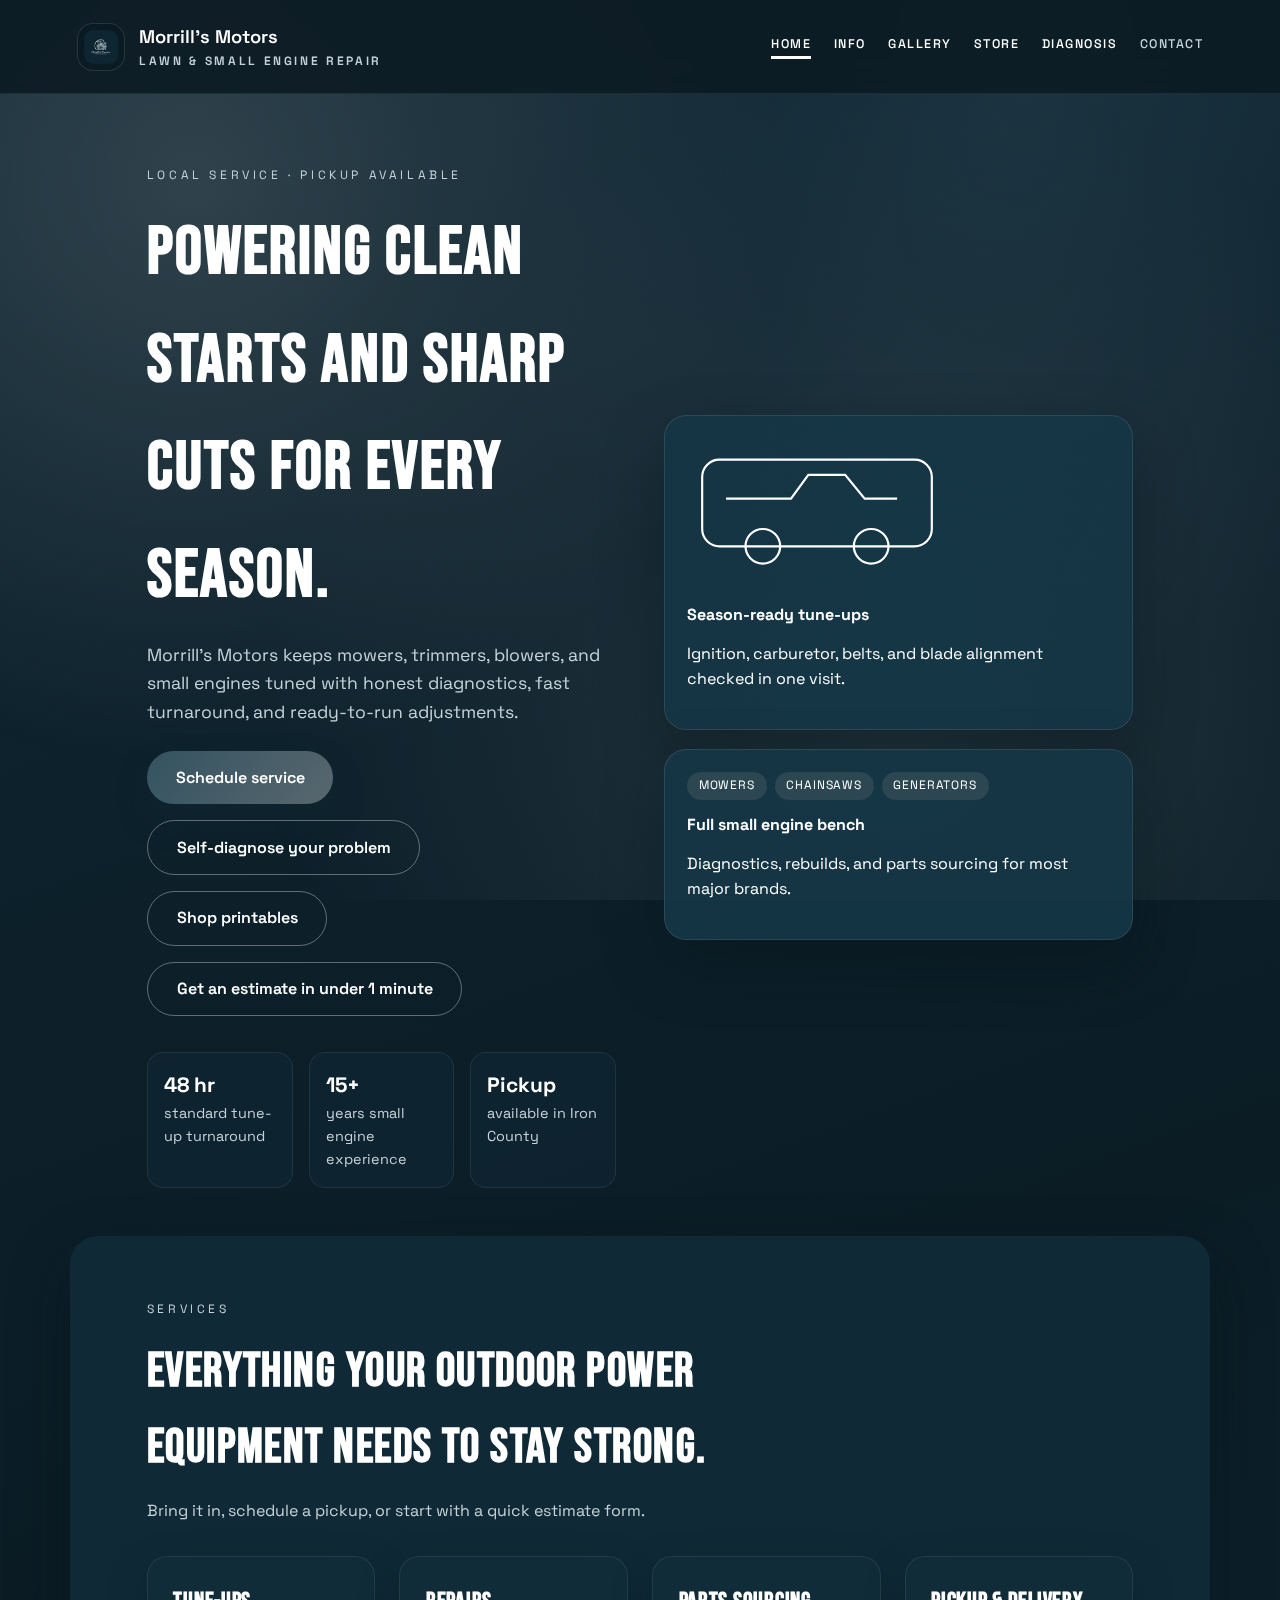
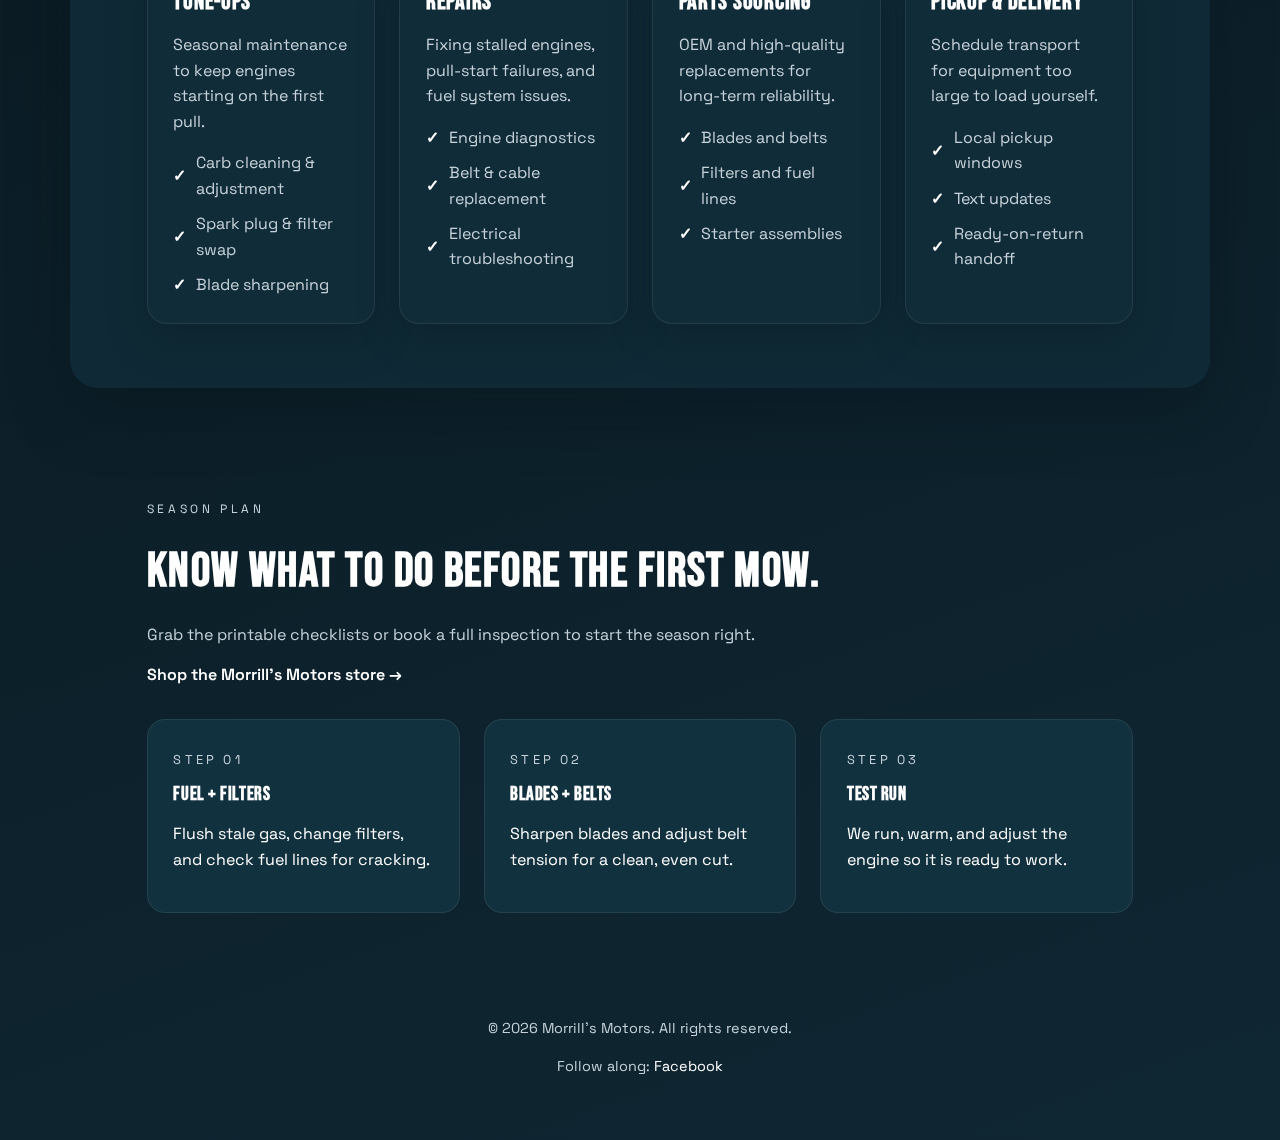
<file: index.html>
<!DOCTYPE html>
<html lang="en">
<head>
  <meta charset="UTF-8" />
  <meta name="viewport" content="width=device-width, initial-scale=1" />
  <meta name="description" content="Morrill's Motors provides lawn mower and small engine repair in Cedar City and Iron County. Fast turnaround, honest diagnostics, and pickup available." />  <title>Morrill's Motors · Lawn &amp; Small Engine Repair</title>
  <link rel="preconnect" href="https://fonts.googleapis.com" />
  <link rel="preconnect" href="https://fonts.gstatic.com" crossorigin />
  <link href="https://fonts.googleapis.com/css2?family=Bebas+Neue&family=Space+Grotesk:wght@400;500;600;700&display=swap" rel="stylesheet" />
  <link rel="stylesheet" href="assets/styles.css" />
</head>
<body>
  <header class="site-header">
    <a class="logo" href="index.html">
      <img class="logo-mark" src="assets/images/logo.png" alt="Morrill's Motors logo" />
      <div class="logo-text">
        <p>Morrill's Motors</p>
        <span>Lawn &amp; Small Engine Repair</span>
      </div>
    </a>
    <nav class="site-nav" aria-label="Primary">
      <a href="index.html" class="active">Home</a>
      <a href="info.html">Info</a>
      <a href="gallery.html">Gallery</a>
      <a href="store.html">Store</a>
      <a href="diagnosis.html">Diagnosis</a>
      <a href="contact.html" class="nav-cta">Contact</a>
    </nav>
  </header>

  <main>
    <section class="hero" id="top">
      <div class="hero-content">
        <p class="eyebrow">Local service · pickup available</p>
        <h1>Powering clean starts and sharp cuts for every season.</h1>
        <p class="lead">
          Morrill's Motors keeps mowers, trimmers, blowers, and small engines tuned with honest diagnostics,
          fast turnaround, and ready-to-run adjustments.
        </p>
        <div class="hero-cta">
          <a class="btn primary" href="contact.html">Schedule service</a>
          <a class="btn ghost" href="diagnosis.html">Self-diagnose your problem</a>
          <a class="btn ghost" href="store.html">Shop printables</a>
          <a class="btn ghost" href="contact.html">Get an estimate in under 1 minute</a>
        </div>
        <dl class="stat-list">
          <div>
            <dt>48 hr</dt>
            <dd>standard tune-up turnaround</dd>
          </div>
          <div>
            <dt>15+</dt>
            <dd>years small engine experience</dd>
          </div>
          <div>
            <dt>Pickup</dt>
            <dd>available in Iron County</dd>
          </div>
        </dl>
      </div>
      <div class="hero-visual">
        <div class="visual-card">
          <svg viewBox="0 0 240 140" role="img" aria-label="Lawn equipment diagnostics">
            <rect x="14" y="20" width="212" height="80" rx="16" fill="none" stroke="#ffffff" stroke-width="2" />
            <circle cx="70" cy="100" r="16" fill="none" stroke="#ffffff" stroke-width="2" />
            <circle cx="170" cy="100" r="16" fill="none" stroke="#ffffff" stroke-width="2" />
            <path d="M36 56h60l16-22h34l18 22h30" fill="none" stroke="#ffffff" stroke-width="2" />
          </svg>
          <strong>Season-ready tune-ups</strong>
          <p>Ignition, carburetor, belts, and blade alignment checked in one visit.</p>
        </div>
        <div class="visual-card">
          <div class="tag-row">
            <span class="tag">Mowers</span>
            <span class="tag">Chainsaws</span>
            <span class="tag">Generators</span>
          </div>
          <strong>Full small engine bench</strong>
          <p>Diagnostics, rebuilds, and parts sourcing for most major brands.</p>
        </div>
      </div>
    </section>

    <section class="panel surface">
      <div class="section-header">
        <p class="eyebrow">Services</p>
        <h2>Everything your outdoor power equipment needs to stay strong.</h2>
        <p>Bring it in, schedule a pickup, or start with a quick estimate form.</p>
      </div>
      <div class="service-grid stagger">
        <article class="service-card">
          <h3>Tune-ups</h3>
          <p>Seasonal maintenance to keep engines starting on the first pull.</p>
          <ul class="checklist">
            <li>Carb cleaning &amp; adjustment</li>
            <li>Spark plug &amp; filter swap</li>
            <li>Blade sharpening</li>
          </ul>
        </article>
        <article class="service-card">
          <h3>Repairs</h3>
          <p>Fixing stalled engines, pull-start failures, and fuel system issues.</p>
          <ul class="checklist">
            <li>Engine diagnostics</li>
            <li>Belt &amp; cable replacement</li>
            <li>Electrical troubleshooting</li>
          </ul>
        </article>
        <article class="service-card">
          <h3>Parts sourcing</h3>
          <p>OEM and high-quality replacements for long-term reliability.</p>
          <ul class="checklist">
            <li>Blades and belts</li>
            <li>Filters and fuel lines</li>
            <li>Starter assemblies</li>
          </ul>
        </article>
        <article class="service-card">
          <h3>Pickup &amp; delivery</h3>
          <p>Schedule transport for equipment too large to load yourself.</p>
          <ul class="checklist">
            <li>Local pickup windows</li>
            <li>Text updates</li>
            <li>Ready-on-return handoff</li>
          </ul>
        </article>
      </div>
    </section>

    <section class="panel">
      <div class="section-header">
        <p class="eyebrow">Season plan</p>
        <h2>Know what to do before the first mow.</h2>
        <p>Grab the printable checklists or book a full inspection to start the season right.</p>
        <a class="text-link" href="store.html">Shop the Morrill's Motors store →</a>
      </div>
      <div class="process-grid">
        <div class="process-step">
          <span>Step 01</span>
          <h3>Fuel + filters</h3>
          <p>Flush stale gas, change filters, and check fuel lines for cracking.</p>
        </div>
        <div class="process-step">
          <span>Step 02</span>
          <h3>Blades + belts</h3>
          <p>Sharpen blades and adjust belt tension for a clean, even cut.</p>
        </div>
        <div class="process-step">
          <span>Step 03</span>
          <h3>Test run</h3>
          <p>We run, warm, and adjust the engine so it is ready to work.</p>
        </div>
      </div>
    </section>
  </main>

  <footer class="site-footer">
    <p>&copy; <span id="year"></span> Morrill's Motors. All rights reserved.</p>
    <p>Follow along: <a href="https://www.facebook.com/profile.php?id=61584752420183" target="_blank" rel="noreferrer">Facebook</a></p>
  </footer>

  <script src="assets/script.js" defer></script>
</body>
</html>
</file>
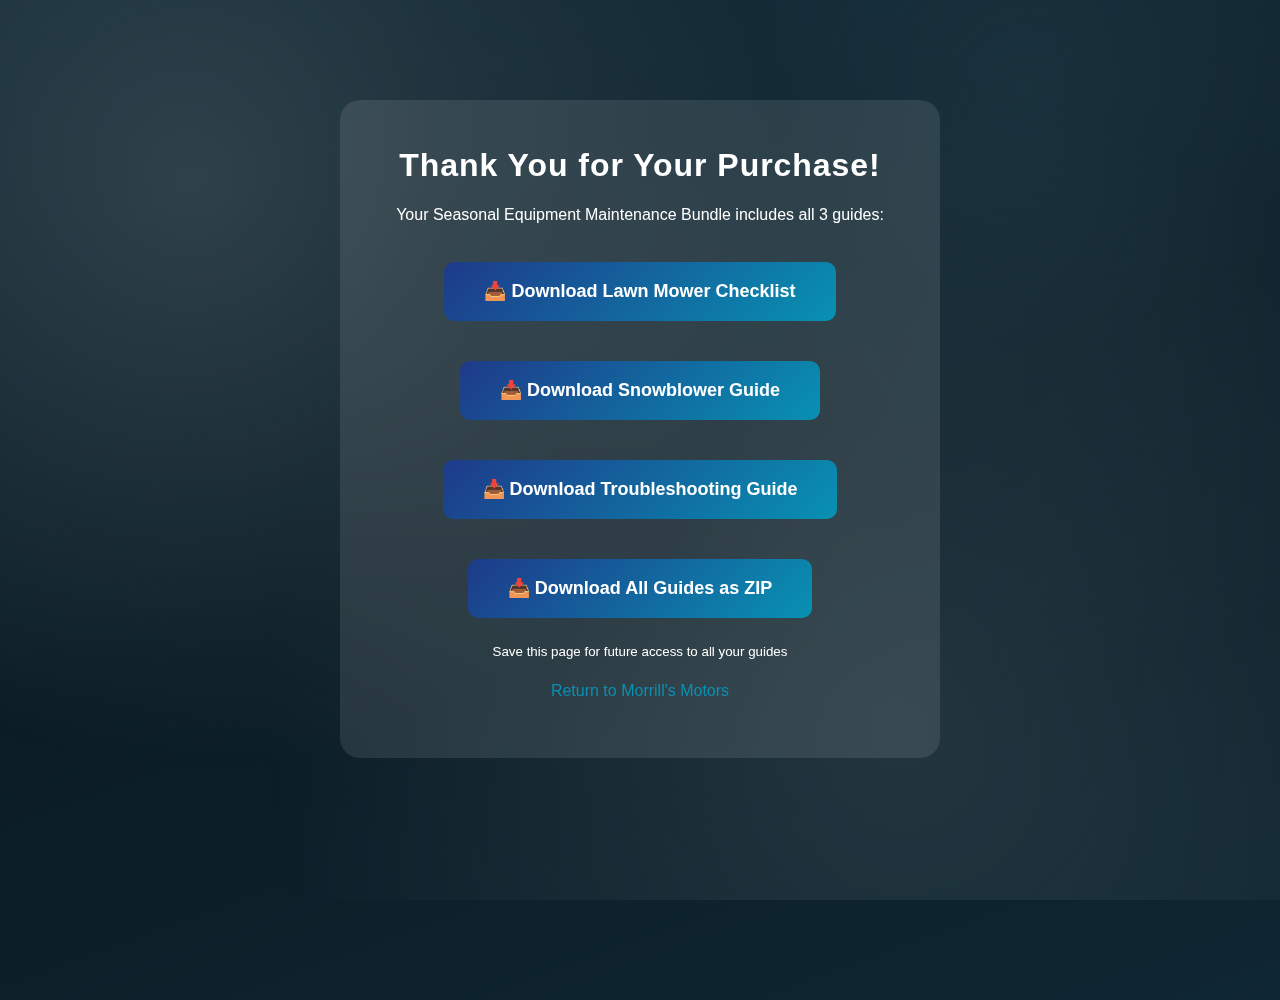
<file: bN6wQ2xZ.html>
<!DOCTYPE html>
<html lang="en">
<head>
    <meta charset="UTF-8">
    <meta name="viewport" content="width=device-width, initial-scale=1.0">
    <meta name="robots" content="noindex">
    <title>Download Your Maintenance Bundle</title>
    <link rel="stylesheet" href="styles.css">
    <style>
        .download-container {
            max-width: 600px;
            margin: 100px auto;
            padding: 40px;
            text-align: center;
            background: rgba(255, 255, 255, 0.1);
            border-radius: 20px;
            backdrop-filter: blur(10px);
        }
        .download-btn {
            display: inline-block;
            padding: 15px 40px;
            margin: 20px 0;
            background: linear-gradient(135deg, #1e3a8a, #0891b2);
            color: white;
            text-decoration: none;
            border-radius: 10px;
            font-size: 18px;
            font-weight: bold;
        }
        .download-btn:hover {
            opacity: 0.9;
        }
    </style>
</head>
<body>
    <div class="download-container">
        <h1>Thank You for Your Purchase!</h1>
        <p>Your Seasonal Equipment Maintenance Bundle includes all 3 guides:</p>
        
        <a href="https://pub-c407abac9e8b44f3b77a5ae6d885099a.r2.dev/Lawn%20Mower%20Tune-Up%20Checklist.pdf" 
           download="Lawnmower-Tuneup-Checklist.pdf" 
           class="download-btn">
            📥 Download Lawn Mower Checklist
        </a>
        
        <a href="https://pub-c407abac9e8b44f3b77a5ae6d885099a.r2.dev/Snowblower%20Maintenance%20Guide%20(Planner).pdf" 
           download="Snowblower-Maintenance-Guide.pdf" 
           class="download-btn">
            📥 Download Snowblower Guide
        </a>
        
        <a href="https://pub-c407abac9e8b44f3b77a5ae6d885099a.r2.dev/Small%20Engine%20Troubleshooting.pdf" 
           download="Small-Engine-Troubleshooting-Guide.pdf" 
           class="download-btn">
            📥 Download Troubleshooting Guide
        </a>

        <a href="https://pub-c407abac9e8b44f3b77a5ae6d885099a.r2.dev/SEASONAL%20EQUIPMENT%20MAINTENANCE%20CHECKLIST.pdf" 
           download="SEASONAL-EQUIPMENT-MAINTENANCE-CHECKLIST.pdf" 
           class="download-btn">
            📥 Download All Guides as ZIP
        </a>

        <p><small>Save this page for future access to all your guides</small></p>
        <p><a href="index.html" style="color: #0891b2;">Return to Morrill's Motors</a></p>
    </div>
</body>
</html>
</file>
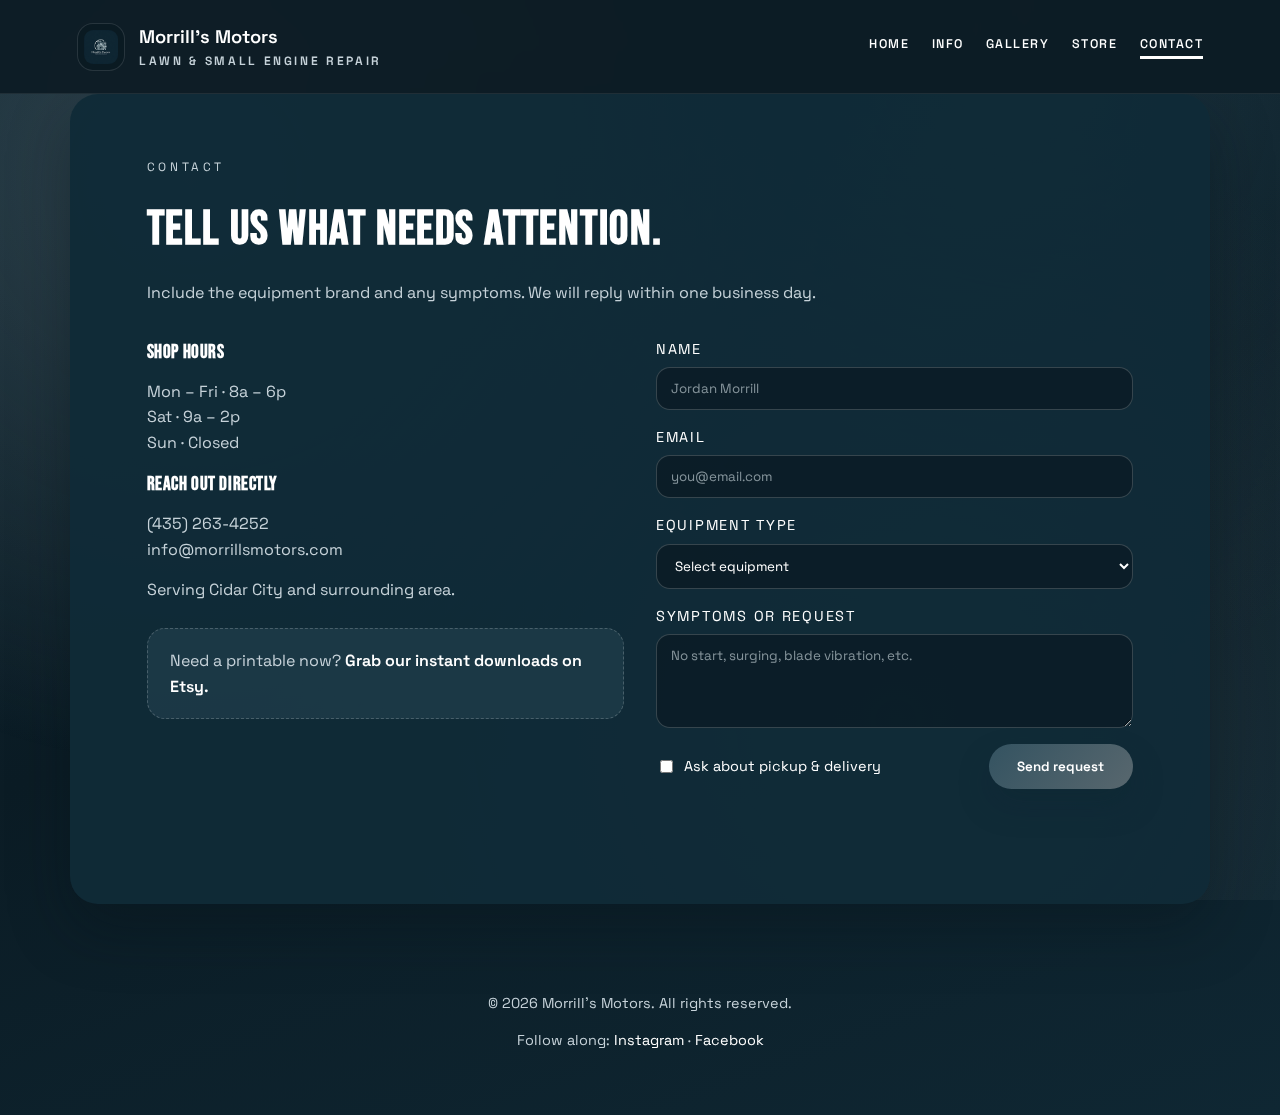
<file: contact.html>
<!DOCTYPE html>
<html lang="en">
<head>
  <meta charset="UTF-8" />
  <meta name="viewport" content="width=device-width, initial-scale=1" />
  <meta name="description" content="Morrill's Motors provides lawn mower and small engine repair in Sandy, Draper, and South Valley. Fast turnaround, honest diagnostics, and pickup available." />
  <title>Contact · Morrill's Motors</title>
  <link rel="preconnect" href="https://fonts.googleapis.com" />
  <link rel="preconnect" href="https://fonts.gstatic.com" crossorigin />
  <link href="https://fonts.googleapis.com/css2?family=Bebas+Neue&family=Space+Grotesk:wght@400;500;600;700&display=swap" rel="stylesheet" />
  <link rel="stylesheet" href="assets/styles.css" />
</head>
<body>
  <header class="site-header">
    <a class="logo" href="index.html">
      <img class="logo-mark" src="assets/images/logo.png" alt="Morrill's Motors logo" />
      <div class="logo-text">
        <p>Morrill's Motors</p>
        <span>Lawn &amp; Small Engine Repair</span>
      </div>
    </a>
    <nav class="site-nav" aria-label="Primary">
      <a href="index.html">Home</a>
      <a href="info.html">Info</a>
      <a href="gallery.html">Gallery</a>
      <a href="store.html">Store</a>
      <a href="contact.html" class="nav-cta active">Contact</a>
    </nav>
  </header>

  <main>
    <section id="contact" class="panel surface contact">
      <div class="section-header">
        <p class="eyebrow">Contact</p>
        <h2>Tell us what needs attention.</h2>
        <p>Include the equipment brand and any symptoms. We will reply within one business day.</p>
      </div>
      <div class="contact-grid">
        <div class="contact-info">
          <h3>Shop hours</h3>
          <p>Mon – Fri · 8a – 6p<br />Sat · 9a – 2p<br />Sun · Closed</p>
          <h3>Reach out directly</h3>
          <p>
            <a href="tel:14352634252">(435) 263-4252</a><br />
            <a href="mailto:info@morrillsmotors.com">info@morrillsmotors.com</a>
          </p>
          <p>Serving Cidar City and surrounding area.</p>
          <p class="etsy-banner">
            Need a printable now? <a href="https://morrillsmotors.etsy.com" target="_blank" rel="noreferrer">Grab our instant downloads on Etsy.</a>
          </p>
        </div>
        <form id="contactForm" novalidate>
          <label>
            Name
            <input type="text" name="name" required placeholder="Jordan Morrill" />
          </label>
          <label>
            Email
            <input type="email" name="email" required placeholder="you@email.com" />
          </label>
          <label>
            Equipment type
            <select name="project" required>
              <option value="">Select equipment</option>
              <option>Mower</option>
              <option>Trimmer / Blower</option>
              <option>Chainsaw</option>
              <option>Generator</option>
              <option>Other small engine</option>
            </select>
          </label>
          <label>
            Symptoms or request
            <textarea name="message" rows="4" required placeholder="No start, surging, blade vibration, etc."></textarea>
          </label>
          <div class="form-footer">
            <label class="checkbox">
              <input type="checkbox" name="pickup" />
              Ask about pickup &amp; delivery
            </label>
            <button class="btn primary" type="submit">Send request</button>
          </div>
          <p class="form-status" id="formStatus" role="status" aria-live="polite"></p>
        </form>
      </div>
    </section>
  </main>

  <footer class="site-footer">
    <p>&copy; <span id="year"></span> Morrill's Motors. All rights reserved.</p>
    <p>Follow along: <a href="https://www.instagram.com" target="_blank" rel="noreferrer">Instagram</a> · <a href="https://www.facebook.com" target="_blank" rel="noreferrer">Facebook</a></p>
  </footer>

  <script src="assets/script.js" defer></script>
</body>
</html>
</file>
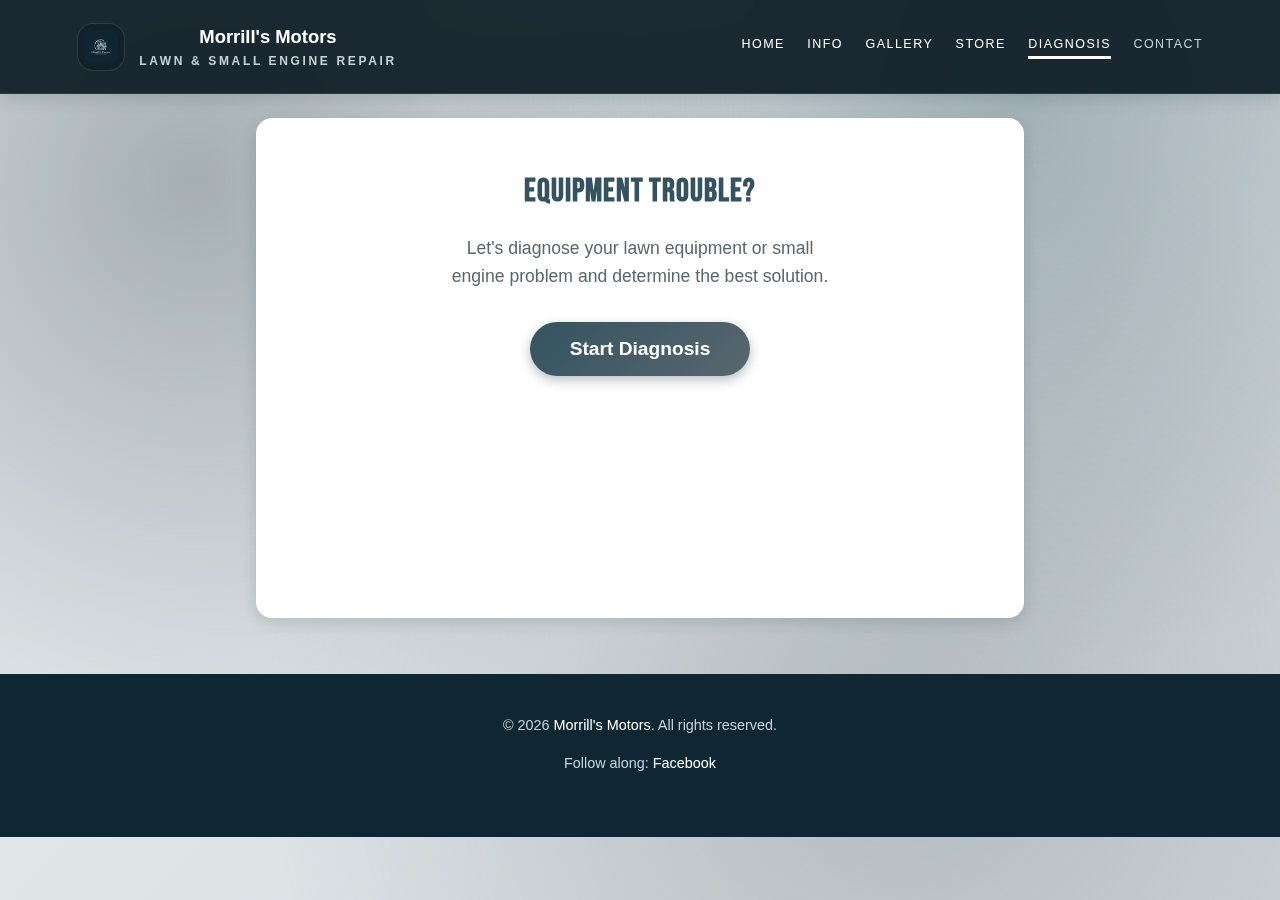
<file: diagnosis.html>
<!DOCTYPE html>
<html lang="en">
<head>
  <meta charset="UTF-8" />
  <meta name="viewport" content="width=device-width, initial-scale=1" />
  <meta name="description" content="Diagnose your lawn mower or small engine problems with Morrill's Motors interactive diagnostic tool." />
  <title>Equipment Diagnosis · Morrill's Motors</title>
  <link rel="preconnect" href="https://fonts.googleapis.com" />
  <link rel="preconnect" href="https://fonts.gstatic.com" crossorigin />
  <link href="https://fonts.googleapis.com/css2?family=Bebas+Neue&family=Space+Grotesk:wght@400;500;600;700&display=swap" rel="stylesheet" />
  <link rel="stylesheet" href="assets/styles.css" />
  <link rel="stylesheet" href="diagnosis-styles.css" />
</head>
<body>
  <header class="site-header">
    <a class="logo" href="index.html">
      <img class="logo-mark" src="assets/images/logo.png" alt="Morrill's Motors logo" />
      <div class="logo-text">
        <p>Morrill's Motors</p>
        <span>Lawn &amp; Small Engine Repair</span>
      </div>
    </a>
    <nav class="site-nav" aria-label="Primary">
      <a href="index.html">Home</a>
      <a href="info.html">Info</a>
      <a href="gallery.html">Gallery</a>
      <a href="store.html">Store</a>
      <a href="diagnosis.html" class="active">Diagnosis</a>
      <a href="contact.html" class="nav-cta">Contact</a>
    </nav>
  </header>

  <main>
    <div class="diagnosis-wrapper">
      <div id="diagnosis-container">
        <!-- Welcome Screen -->
        <div id="welcome-screen" class="screen active">
          <h2>Equipment Trouble?</h2>
          <p>Let's diagnose your lawn equipment or small engine problem and determine the best solution.</p>
          <button class="btn-primary" onclick="startDiagnosis()">Start Diagnosis</button>
        </div>

        <!-- Equipment Selection -->
        <div id="equipment-screen" class="screen">
          <h2>What type of equipment are you having trouble with?</h2>
          <div class="equipment-grid">
            <button class="equipment-btn" onclick="selectEquipment('lawn-mower')">
              <span class="icon">🚜</span>
              <span>Lawn Mower</span>
            </button>
            <button class="equipment-btn" onclick="selectEquipment('chainsaw')">
              <span class="icon">🪚</span>
              <span>Chainsaw</span>
            </button>
            <button class="equipment-btn" onclick="selectEquipment('trimmer')">
              <span class="icon">🌿</span>
              <span>String Trimmer</span>
            </button>
            <button class="equipment-btn" onclick="selectEquipment('blower')">
              <span class="icon">🍂</span>
              <span>Leaf Blower</span>
            </button>
            <button class="equipment-btn" onclick="selectEquipment('snowblower')">
              <span class="icon">❄️</span>
              <span>Snow Blower</span>
            </button>
            <button class="equipment-btn" onclick="selectEquipment('pressure-washer')">
              <span class="icon">💧</span>
              <span>Pressure Washer</span>
            </button>
            <button class="equipment-btn" onclick="selectEquipment('generator')">
              <span class="icon">⚡</span>
              <span>Generator</span>
            </button>
            <button class="equipment-btn" onclick="selectEquipment('other')">
              <span class="icon">🔧</span>
              <span>Other Equipment</span>
            </button>
          </div>
        </div>

        <!-- Problem Category Selection -->
        <div id="problem-screen" class="screen">
          <h2>What's the main issue?</h2>
          <div id="problem-options" class="options-list">
            <!-- Populated dynamically -->
          </div>
          <button class="btn-secondary" onclick="goBack()">← Back</button>
        </div>

        <!-- Diagnosis Questions -->
        <div id="question-screen" class="screen">
          <div class="progress-bar">
            <div id="progress-fill" class="progress-fill"></div>
          </div>
          <h2 id="question-text"></h2>
          <div id="answer-options" class="options-list">
            <!-- Populated dynamically -->
          </div>
          <button class="btn-secondary" onclick="goBack()">← Back</button>
        </div>

        <!-- Results Screen -->
        <div id="results-screen" class="screen">
          <div id="results-content">
            <!-- Populated dynamically -->
          </div>
          <button class="btn-secondary" onclick="restartDiagnosis()">Start New Diagnosis</button>
        </div>
      </div>
    </div>
  </main>

  <footer class="site-footer">
    <p>&copy; <span id="year"></span> <a href="index.html" target="_blank">Morrill's Motors</a>. All rights reserved.</p>
    <p>Follow along: <a href="https://www.facebook.com" target="_blank" rel="noreferrer">Facebook</a></p>
  </footer>

  <script>
    // Set year
    document.getElementById('year').textContent = new Date().getFullYear();
  </script>
  <script src="diagnosis.js"></script>
</body>
</html>
</file>
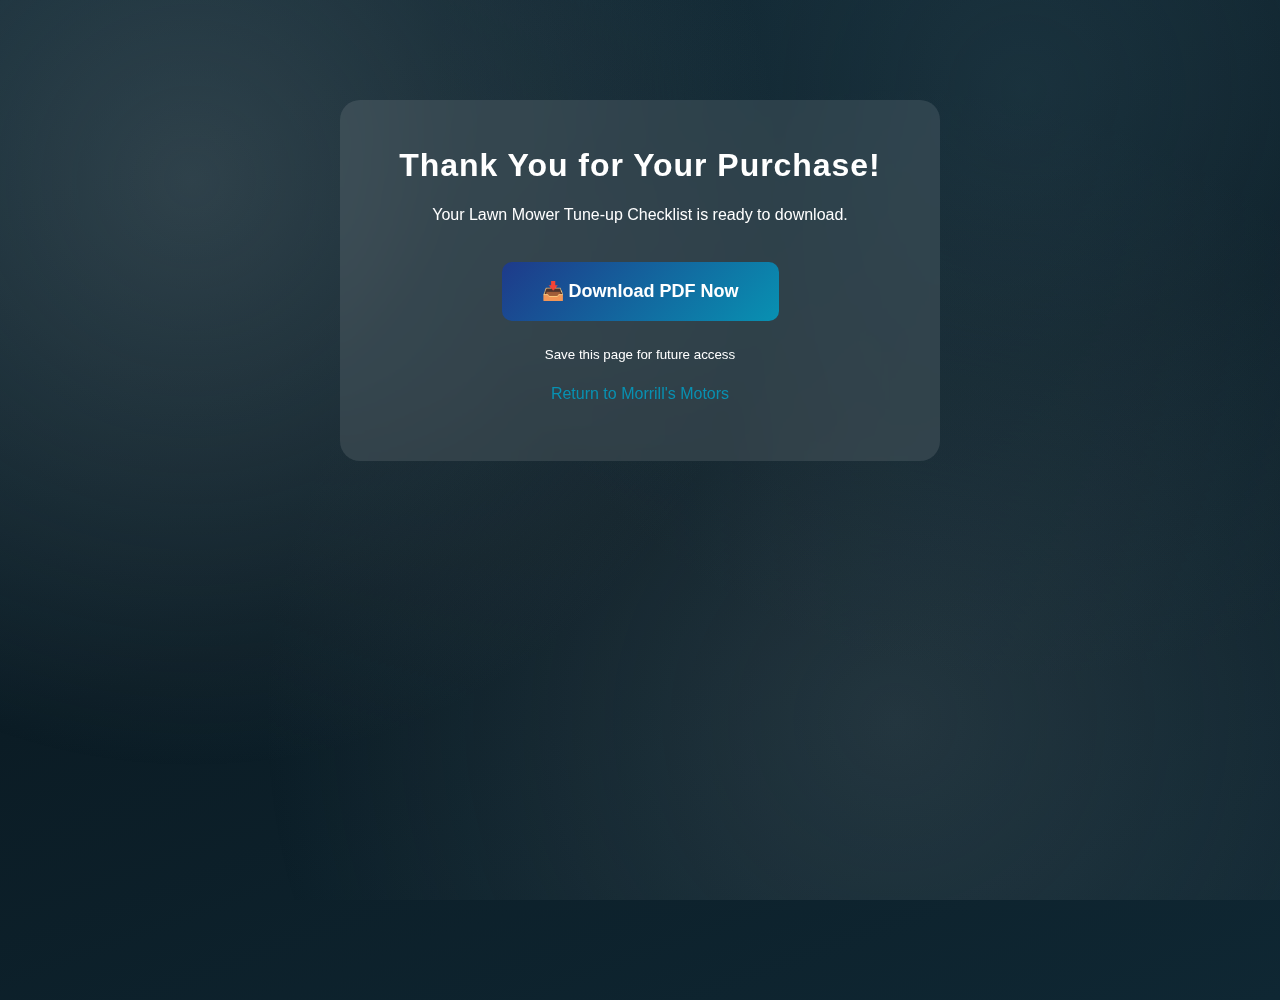
<file: dL8x9mK2.html>
<!DOCTYPE html>
<html lang="en">
<head>
    <meta charset="UTF-8">
    <meta name="viewport" content="width=device-width, initial-scale=1.0">
    <meta name="robots" content="noindex">
    <title>Download Your Lawn Mower Checklist</title>
    <link rel="stylesheet" href="styles.css">
    <style>
        .download-container {
            max-width: 600px;
            margin: 100px auto;
            padding: 40px;
            text-align: center;
            background: rgba(255, 255, 255, 0.1);
            border-radius: 20px;
            backdrop-filter: blur(10px);
        }
        .download-btn {
            display: inline-block;
            padding: 15px 40px;
            margin: 20px 0;
            background: linear-gradient(135deg, #1e3a8a, #0891b2);
            color: white;
            text-decoration: none;
            border-radius: 10px;
            font-size: 18px;
            font-weight: bold;
        }
        .download-btn:hover {
            opacity: 0.9;
        }
    </style>
</head>
<body>
    <div class="download-container">
        <h1>Thank You for Your Purchase!</h1>
        <p>Your Lawn Mower Tune-up Checklist is ready to download.</p>
        
        <a href="https://pub-c407abac9e8b44f3b77a5ae6d885099a.r2.dev/Lawn%20Mower%20Tune-Up%20Checklist.pdf" 
           download="Lawnmower-Tuneup-Checklist.pdf" 
           class="download-btn">
            📥 Download PDF Now
        </a>
        
        <p><small>Save this page for future access</small></p>
        <p><a href="index.html" style="color: #0891b2;">Return to Morrill's Motors</a></p>
    </div>
</body>
</html>
</file>
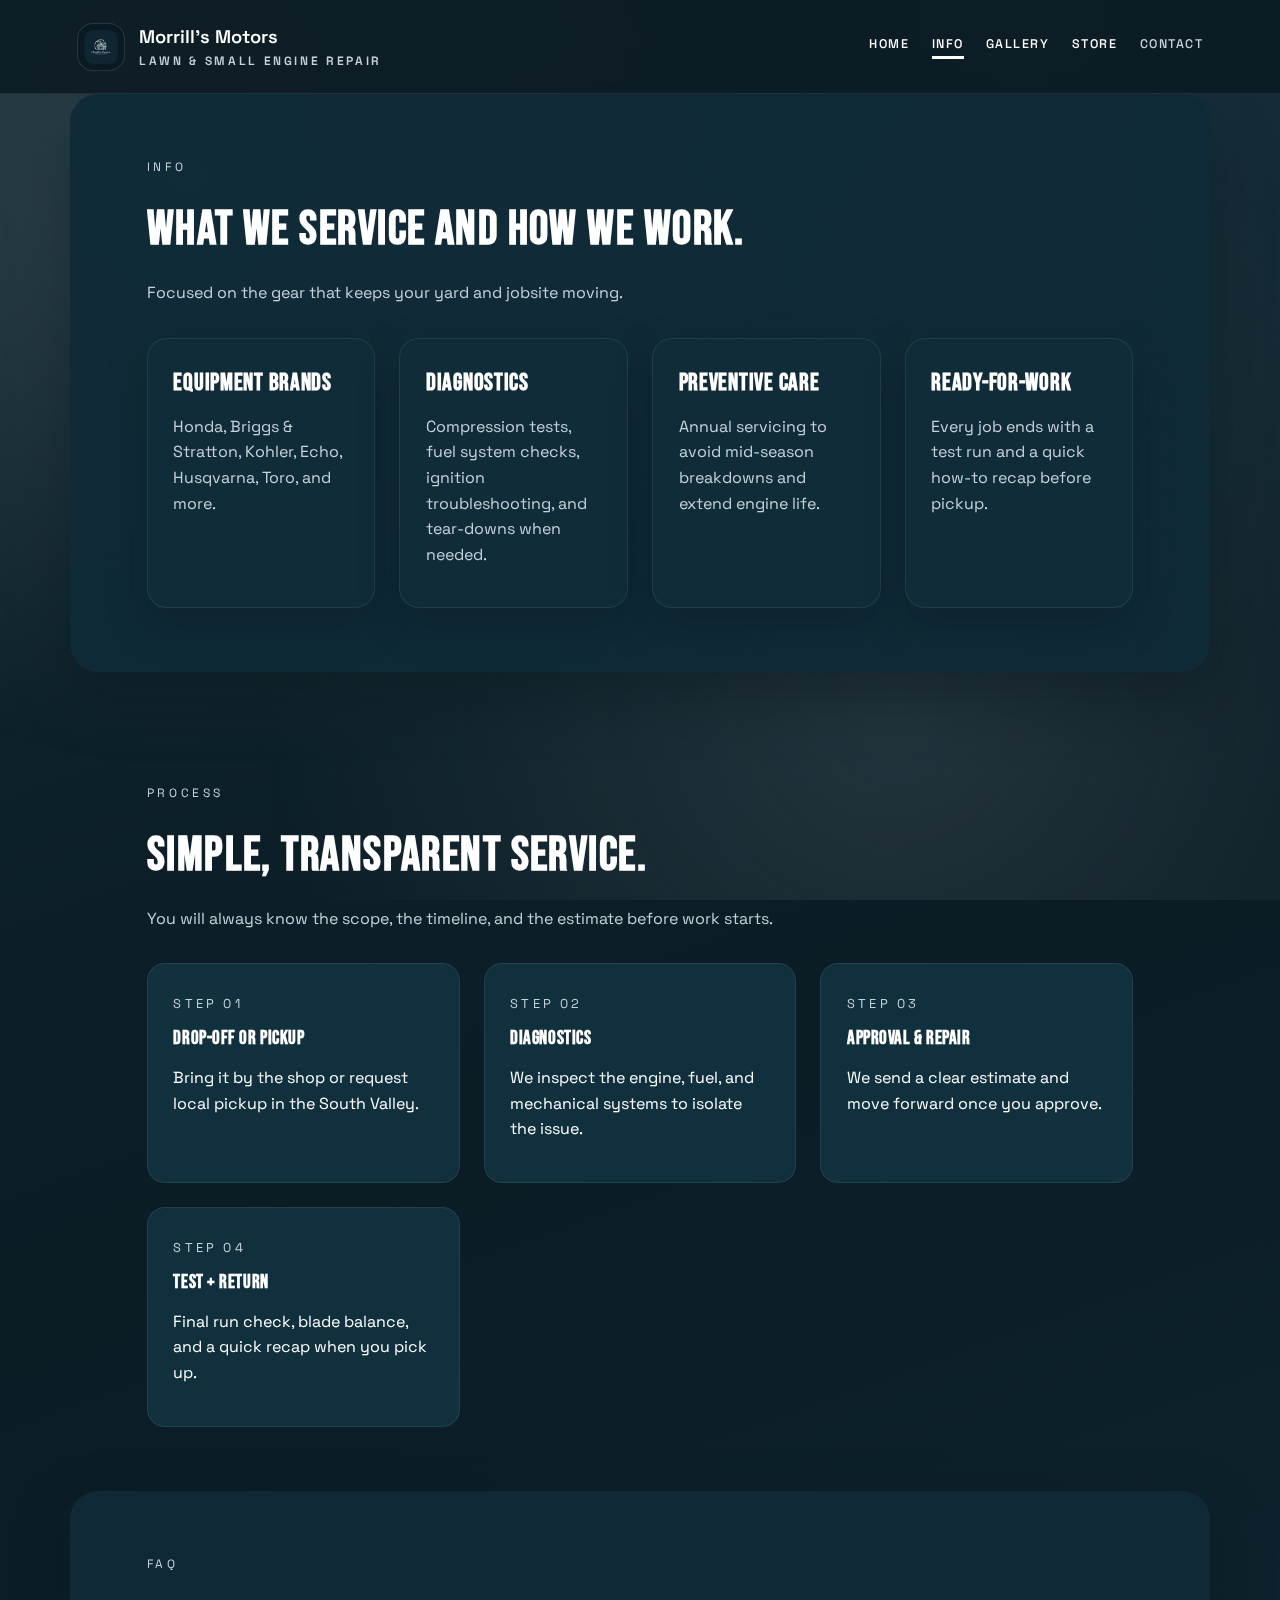
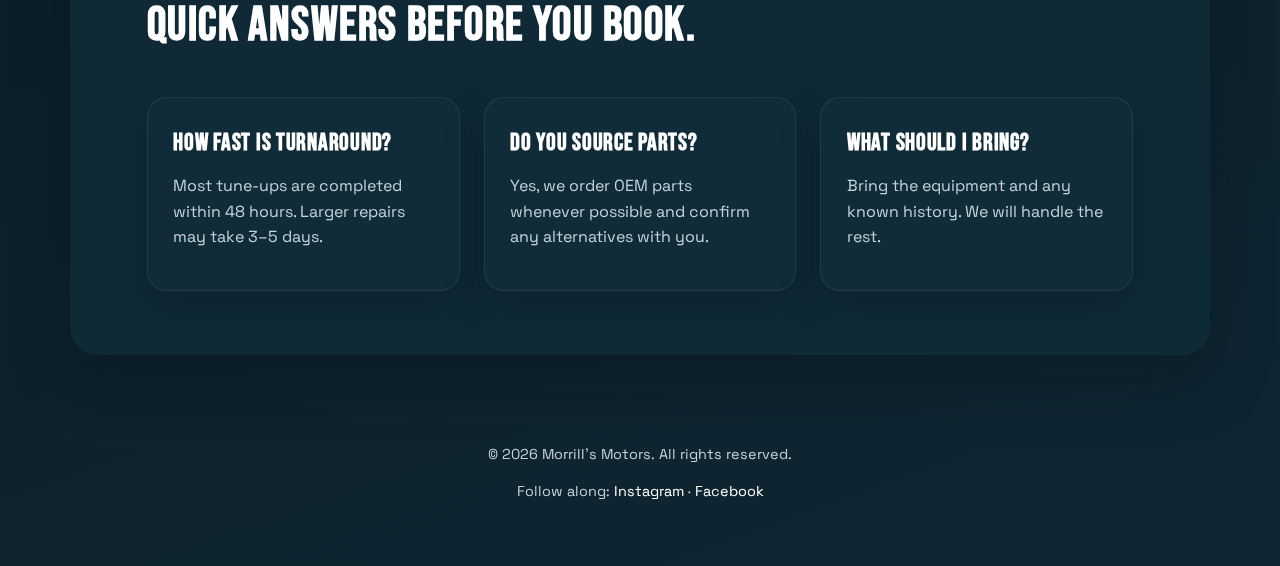
<file: info.html>
<!DOCTYPE html>
<html lang="en">
<head>
  <meta charset="UTF-8" />
  <meta name="viewport" content="width=device-width, initial-scale=1" />
  <meta name="description" content="Morrill's Motors provides lawn mower and small engine repair in Sandy, Draper, and South Valley. Fast turnaround, honest diagnostics, and pickup available." />
  <title>Info · Morrill's Motors</title>
  <link rel="preconnect" href="https://fonts.googleapis.com" />
  <link rel="preconnect" href="https://fonts.gstatic.com" crossorigin />
  <link href="https://fonts.googleapis.com/css2?family=Bebas+Neue&family=Space+Grotesk:wght@400;500;600;700&display=swap" rel="stylesheet" />
  <link rel="stylesheet" href="styles.css" />
</head>
<body>
  <header class="site-header">
    <a class="logo" href="index.html">
      <img class="logo-mark" src="assets/images/logo.png" alt="Morrill's Motors logo" />
      <div class="logo-text">
        <p>Morrill's Motors</p>
        <span>Lawn &amp; Small Engine Repair</span>
      </div>
    </a>
    <nav class="site-nav" aria-label="Primary">
      <a href="index.html">Home</a>
      <a href="info.html" class="active">Info</a>
      <a href="gallery.html">Gallery</a>
      <a href="store.html">Store</a>
      <a href="contact.html" class="nav-cta">Contact</a>
    </nav>
  </header>

  <main>
    <section id="info" class="panel surface">
      <div class="section-header">
        <p class="eyebrow">Info</p>
        <h2>What we service and how we work.</h2>
        <p>Focused on the gear that keeps your yard and jobsite moving.</p>
      </div>
      <div class="info-grid stagger">
        <article class="info-card">
          <h3>Equipment brands</h3>
          <p>Honda, Briggs &amp; Stratton, Kohler, Echo, Husqvarna, Toro, and more.</p>
        </article>
        <article class="info-card">
          <h3>Diagnostics</h3>
          <p>Compression tests, fuel system checks, ignition troubleshooting, and tear-downs when needed.</p>
        </article>
        <article class="info-card">
          <h3>Preventive care</h3>
          <p>Annual servicing to avoid mid-season breakdowns and extend engine life.</p>
        </article>
        <article class="info-card">
          <h3>Ready-for-work</h3>
          <p>Every job ends with a test run and a quick how-to recap before pickup.</p>
        </article>
      </div>
    </section>

    <section class="panel">
      <div class="section-header">
        <p class="eyebrow">Process</p>
        <h2>Simple, transparent service.</h2>
        <p>You will always know the scope, the timeline, and the estimate before work starts.</p>
      </div>
      <div class="process-grid">
        <div class="process-step">
          <span>Step 01</span>
          <h3>Drop-off or pickup</h3>
          <p>Bring it by the shop or request local pickup in the South Valley.</p>
        </div>
        <div class="process-step">
          <span>Step 02</span>
          <h3>Diagnostics</h3>
          <p>We inspect the engine, fuel, and mechanical systems to isolate the issue.</p>
        </div>
        <div class="process-step">
          <span>Step 03</span>
          <h3>Approval &amp; repair</h3>
          <p>We send a clear estimate and move forward once you approve.</p>
        </div>
        <div class="process-step">
          <span>Step 04</span>
          <h3>Test + return</h3>
          <p>Final run check, blade balance, and a quick recap when you pick up.</p>
        </div>
      </div>
    </section>

    <section class="panel surface">
      <div class="section-header">
        <p class="eyebrow">FAQ</p>
        <h2>Quick answers before you book.</h2>
      </div>
      <div class="service-grid">
        <article class="service-card">
          <h3>How fast is turnaround?</h3>
          <p>Most tune-ups are completed within 48 hours. Larger repairs may take 3–5 days.</p>
        </article>
        <article class="service-card">
          <h3>Do you source parts?</h3>
          <p>Yes, we order OEM parts whenever possible and confirm any alternatives with you.</p>
        </article>
        <article class="service-card">
          <h3>What should I bring?</h3>
          <p>Bring the equipment and any known history. We will handle the rest.</p>
        </article>
      </div>
    </section>
  </main>

  <footer class="site-footer">
    <p>&copy; <span id="year"></span> Morrill's Motors. All rights reserved.</p>
    <p>Follow along: <a href="https://www.instagram.com" target="_blank" rel="noreferrer">Instagram</a> · <a href="https://www.facebook.com" target="_blank" rel="noreferrer">Facebook</a></p>
  </footer>

  <script src="script.js" defer></script>
</body>
</html>
</file>
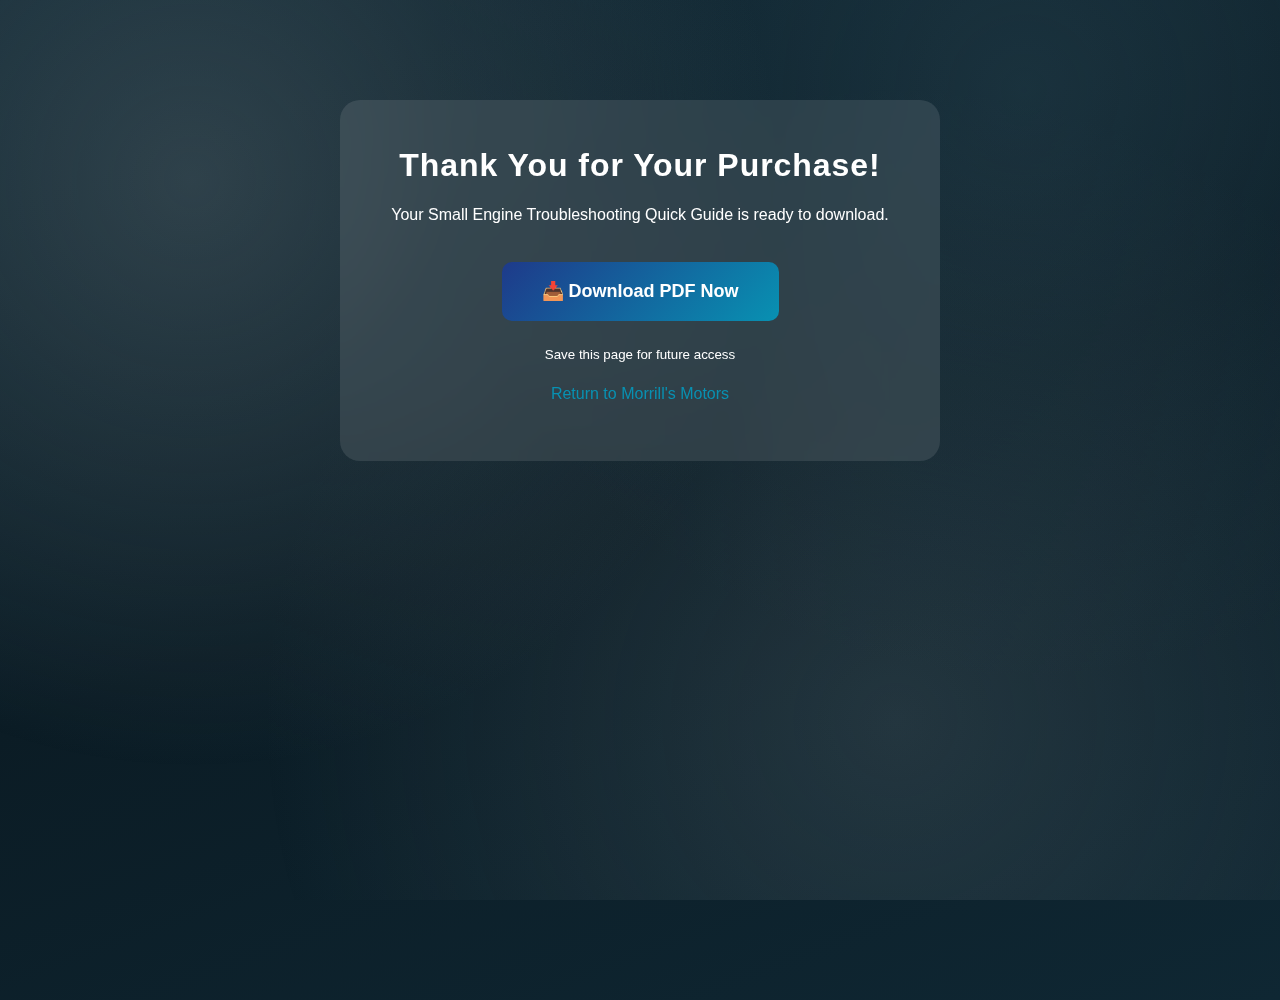
<file: mX7pK4wH.html>
<!DOCTYPE html>
<html lang="en">
<head>
    <meta charset="UTF-8">
    <meta name="viewport" content="width=device-width, initial-scale=1.0">
    <meta name="robots" content="noindex">
    <title>Download Your Troubleshooting Guide</title>
    <link rel="stylesheet" href="styles.css">
    <style>
        .download-container {
            max-width: 600px;
            margin: 100px auto;
            padding: 40px;
            text-align: center;
            background: rgba(255, 255, 255, 0.1);
            border-radius: 20px;
            backdrop-filter: blur(10px);
        }
        .download-btn {
            display: inline-block;
            padding: 15px 40px;
            margin: 20px 0;
            background: linear-gradient(135deg, #1e3a8a, #0891b2);
            color: white;
            text-decoration: none;
            border-radius: 10px;
            font-size: 18px;
            font-weight: bold;
        }
        .download-btn:hover {
            opacity: 0.9;
        }
    </style>
</head>
<body>
    <div class="download-container">
        <h1>Thank You for Your Purchase!</h1>
        <p>Your Small Engine Troubleshooting Quick Guide is ready to download.</p>
        
        <a href="https://pub-c407abac9e8b44f3b77a5ae6d885099a.r2.dev/SEASONAL-EQUIPMENT-MAINTENANCE-CHECKLIST" 
           download="Small-Engine-Troubleshooting-Guide.pdf" 
           class="download-btn">
            📥 Download PDF Now
        </a>
        
        <p><small>Save this page for future access</small></p>
        <p><a href="index.html" style="color: #0891b2;">Return to Morrill's Motors</a></p>
    </div>
</body>
</html>
</file>
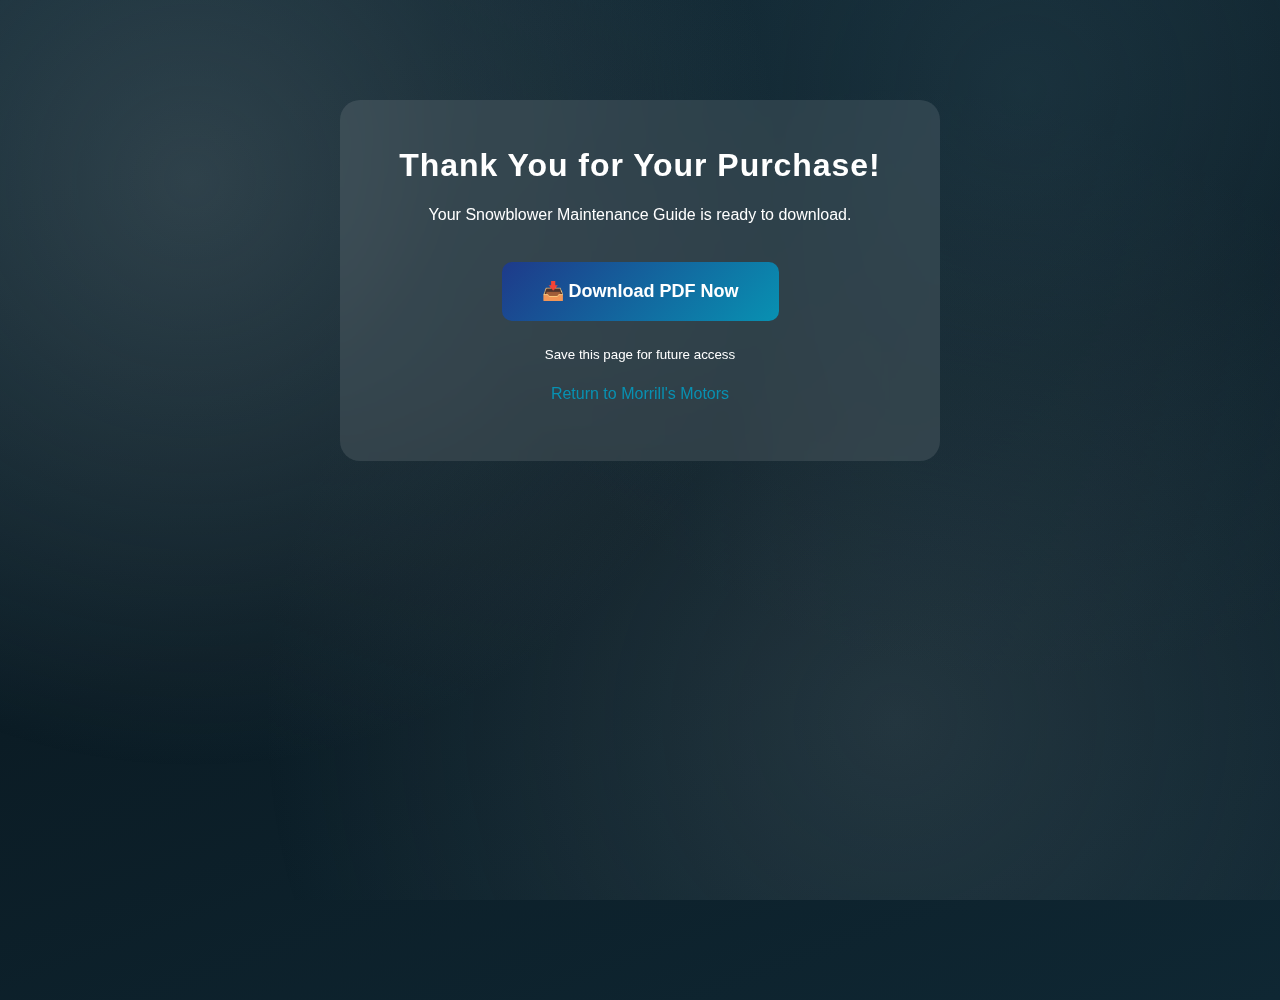
<file: sB4nP7qW.html>
<!DOCTYPE html>
<html lang="en">
<head>
    <meta charset="UTF-8">
    <meta name="viewport" content="width=device-width, initial-scale=1.0">
    <meta name="robots" content="noindex">
    <title>Download Your Snowblower Guide</title>
    <link rel="stylesheet" href="styles.css">
    <style>
        .download-container {
            max-width: 600px;
            margin: 100px auto;
            padding: 40px;
            text-align: center;
            background: rgba(255, 255, 255, 0.1);
            border-radius: 20px;
            backdrop-filter: blur(10px);
        }
        .download-btn {
            display: inline-block;
            padding: 15px 40px;
            margin: 20px 0;
            background: linear-gradient(135deg, #1e3a8a, #0891b2);
            color: white;
            text-decoration: none;
            border-radius: 10px;
            font-size: 18px;
            font-weight: bold;
        }
        .download-btn:hover {
            opacity: 0.9;
        }
    </style>
</head>
<body>
    <div class="download-container">
        <h1>Thank You for Your Purchase!</h1>
        <p>Your Snowblower Maintenance Guide is ready to download.</p>
        
        <a href="https://pub-c407abac9e8b44f3b77a5ae6d885099a.r2.dev/Snowblower%20Maintenance%20Guide%20(Planner).pdf" 
           download="Snowblower-Maintenance-Guide.pdf" 
           class="download-btn">
            📥 Download PDF Now
        </a>
        
        <p><small>Save this page for future access</small></p>
        <p><a href="index.html" style="color: #0891b2;">Return to Morrill's Motors</a></p>
    </div>
</body>
</html>
</file>
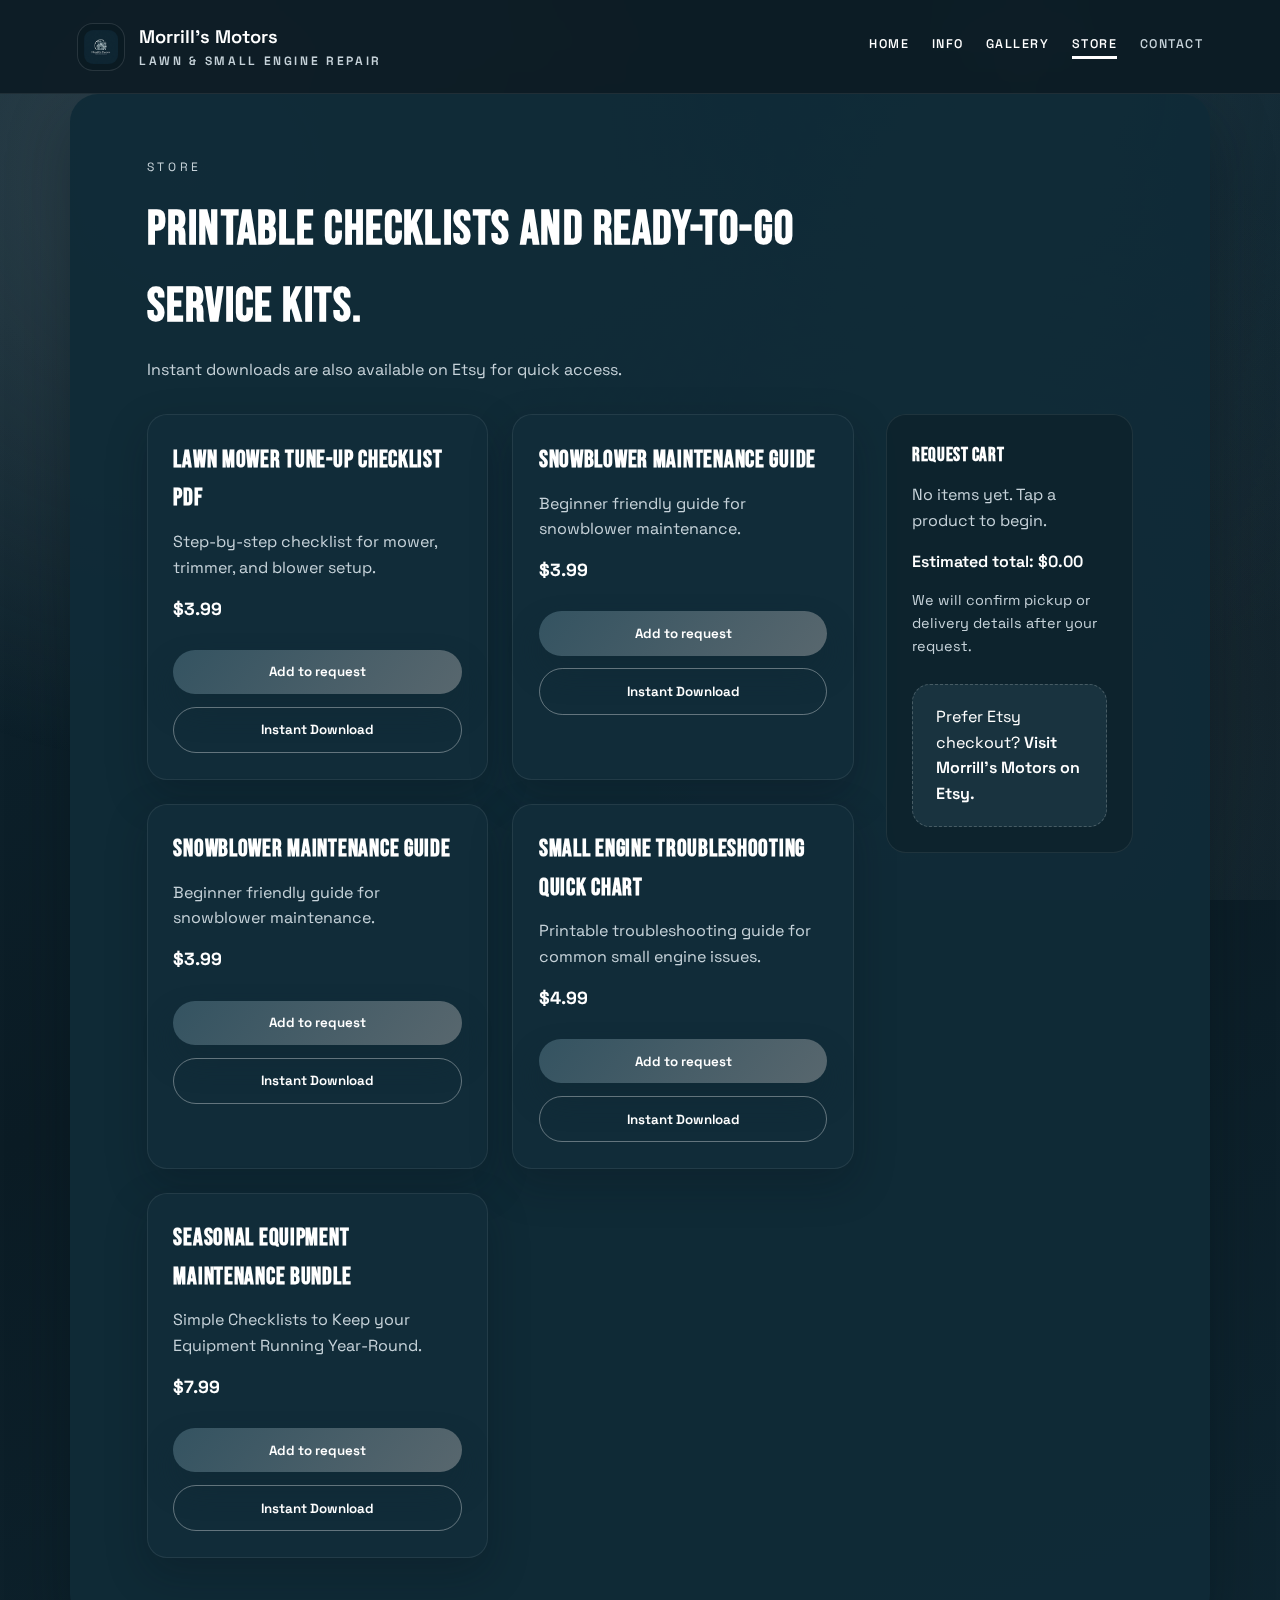
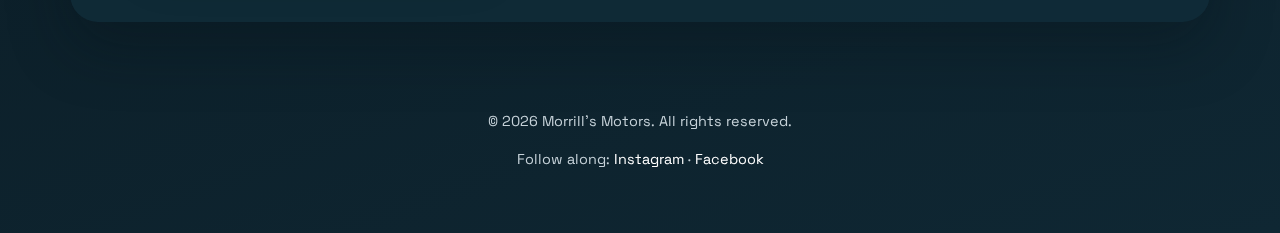
<file: store.html>
<!DOCTYPE html>
<html lang="en">
<head>
  <meta charset="UTF-8" />
  <meta name="viewport" content="width=device-width, initial-scale=1" />
  <meta name="description" content="Morrill's Motors provides lawn mower and small engine repair in Cedar City and Iron County. Fast turnaround, honest diagnostics, and pickup available." />
  <title>Store · Morrill's Motors</title>
  <link rel="preconnect" href="https://fonts.googleapis.com" />
  <link rel="preconnect" href="https://fonts.gstatic.com" crossorigin />
  <link href="https://fonts.googleapis.com/css2?family=Bebas+Neue&family=Space+Grotesk:wght@400;500;600;700&display=swap" rel="stylesheet" />
  <link rel="stylesheet" href="assets/styles.css" />
</head>
<body>
  <header class="site-header">
    <a class="logo" href="index.html">
      <img class="logo-mark" src="assets/images/logo.png" alt="Morrill's Motors logo" />
      <div class="logo-text">
        <p>Morrill's Motors</p>
        <span>Lawn &amp; Small Engine Repair</span>
      </div>
    </a>
    <nav class="site-nav" aria-label="Primary">
      <a href="index.html">Home</a>
      <a href="info.html">Info</a>
      <a href="gallery.html">Gallery</a>
      <a href="store.html" class="active">Store</a>
      <a href="contact.html" class="nav-cta">Contact</a>
    </nav>
  </header>

  <main>
    <section id="store" class="panel surface store">
      <div class="section-header">
        <p class="eyebrow">Store</p>
        <h2>Printable checklists and ready-to-go service kits.</h2>
        <p>Instant downloads are also available on Etsy for quick access.</p>
      </div>
      <div class="store-layout">
        <div class="store-grid">
          <article class="product-card" data-sku="MM-PR-01" data-price="12" data-name="Lawn mower Tune-Up Checklist PDF">
            <div>
             <h3>Lawn mower Tune-Up Checklist PDF</h3>
             <p>Step-by-step checklist for mower, trimmer, and blower setup.</p>
             <p class="price">$3.99</p>
            </div>
            <div>
             <button class="btn primary add-to-cart">Add to request</button>
             <button class="btn ghost preview-pdf">Instant Download</button>
            </div>
          </article>
          <article class="product-card" data-sku="MM-PR-02" data-price="9" data-name="Seasonal Maintenance Log">
            <div>
             <h3>Snowblower Maintenance Guide</h3>
             <p>Beginner friendly guide for snowblower maintenance.</p>
             <p class="price">$3.99</p>
            </div>
            <div>
             <button class="btn primary add-to-cart">Add to request</button>
             <button class="btn ghost preview-pdf">Instant Download</button>
            </div>
          </article>
          <article class="product-card" data-sku="MM-PR-02" data-price="9" data-name="Seasonal Maintenance Log">
            <div>
             <h3>Snowblower Maintenance Guide</h3>
             <p>Beginner friendly guide for snowblower maintenance.</p>
             <p class="price">$3.99</p>
            </div>
            <div>
             <button class="btn primary add-to-cart">Add to request</button>
             <button class="btn ghost preview-pdf">Instant Download</button>
            </div>
          </article>
          <article class="product-card" data-sku="MM-PR-03" data-price="18" data-name="Fuel + Carb Guide">
            <div>
             <h3>Small Engine TroubleShooting Quick Chart</h3>
             <p>Printable troubleshooting guide for common small engine issues.</p>
             <p class="price">$4.99</p>
            </div>
            <div>
             <button class="btn primary add-to-cart">Add to request</button>
             <button class="btn ghost preview-pdf">Instant Download</button>
            </div>
          </article>
          <article class="product-card" data-sku="MM-PT-01" data-price="45" data-name="Tune-Up Starter Kit">
            <div>
             <h3>Seasonal Equipment Maintenance Bundle</h3>
             <p>Simple Checklists to Keep your Equipment Running Year-Round.</p>
             <p class="price">$7.99</p>
            </div>
            <div>
             <button class="btn primary add-to-cart">Add to request</button>
             <button class="btn ghost preview-pdf">Instant Download</button>
            </div>
          </article>
        </div>
        <aside class="quote-panel" aria-live="polite">
          <h3>Request cart</h3>
          <ul class="cart-items" id="cartItems">
            <li class="empty">No items yet. Tap a product to begin.</li>
          </ul>
          <p class="cart-total">Estimated total: <span id="cartTotal">$0</span></p>
          <p class="cart-note">We will confirm pickup or delivery details after your request.</p>
          <div class="etsy-banner">
            Prefer Etsy checkout? <a href="https://morrillsmotors.etsy.com" target="_blank" rel="noreferrer">Visit Morrill's Motors on Etsy.</a>
          </div>
        </aside>
      </div>
    </section>
  </main>

  <footer class="site-footer">
    <p>&copy; <span id="year"></span> Morrill's Motors. All rights reserved.</p>
    <p>Follow along: <a href="https://www.instagram.com" target="_blank" rel="noreferrer">Instagram</a> · <a href="https://www.facebook.com" target="_blank" rel="noreferrer">Facebook</a></p>
  </footer>

  <script src="assets/script.js" defer></script>
</body>
</html>
</file>
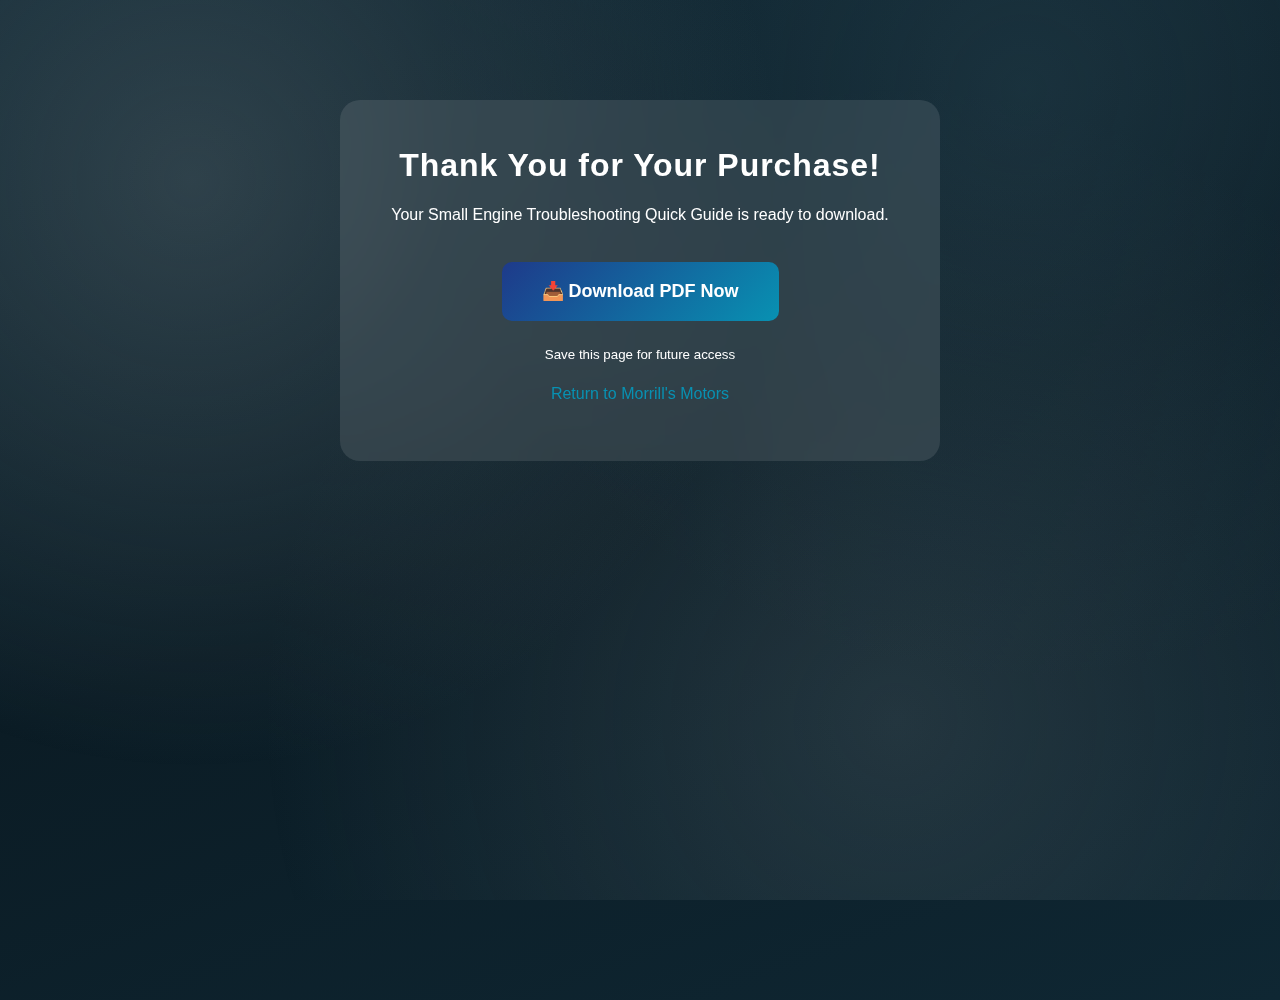
<file: tR3vN5jY.html>
<!DOCTYPE html>
<html lang="en">
<head>
    <meta charset="UTF-8">
    <meta name="viewport" content="width=device-width, initial-scale=1.0">
    <meta name="robots" content="noindex">
    <title>Download Your Troubleshooting Guide</title>
    <link rel="stylesheet" href="styles.css">
    <style>
        .download-container {
            max-width: 600px;
            margin: 100px auto;
            padding: 40px;
            text-align: center;
            background: rgba(255, 255, 255, 0.1);
            border-radius: 20px;
            backdrop-filter: blur(10px);
        }
        .download-btn {
            display: inline-block;
            padding: 15px 40px;
            margin: 20px 0;
            background: linear-gradient(135deg, #1e3a8a, #0891b2);
            color: white;
            text-decoration: none;
            border-radius: 10px;
            font-size: 18px;
            font-weight: bold;
        }
        .download-btn:hover {
            opacity: 0.9;
        }
    </style>
</head>
<body>
    <div class="download-container">
        <h1>Thank You for Your Purchase!</h1>
        <p>Your Small Engine Troubleshooting Quick Guide is ready to download.</p>
        
        <a href="https://pub-c407abac9e8b44f3b77a5ae6d885099a.r2.dev/Small-Engine-Troubleshooting-Guide.pdf" 
           download="Small-Engine-Troubleshooting-Guide.pdf" 
           class="download-btn">
            📥 Download PDF Now
        </a>
        
        <p><small>Save this page for future access</small></p>
        <p><a href="index.html" style="color: #0891b2;">Return to Morrill's Motors</a></p>
    </div>
</body>
</html>
</file>
<file: assets/styles.css>
:root {
  --primary: #0f2733;
  --accent: #345361;
  --accent-soft: #58676e;
  --text: #ffffff;
  --muted: #c6d2d9;
  --panel: rgba(21, 54, 69, 0.92);
  --panel-strong: rgba(16, 43, 55, 0.96);
  --shadow: 0 24px 60px rgba(6, 16, 22, 0.35);
  --radius: 22px;
  --max-width: 1140px;
}

* {
  box-sizing: border-box;
}

body {
  margin: 0;
  font-family: "Space Grotesk", "Helvetica Neue", Arial, sans-serif;
  color: var(--text);
  background: linear-gradient(160deg, #0f2733 0%, #0b1c25 50%, #0f2733 100%);
  line-height: 1.6;
  min-height: 100vh;
  position: relative;
}

body::before {
  content: "";
  position: fixed;
  inset: 0;
  background:
    radial-gradient(circle at 15% 20%, rgba(88, 103, 110, 0.45), transparent 45%),
    radial-gradient(circle at 80% 10%, rgba(52, 83, 97, 0.35), transparent 45%),
    radial-gradient(circle at 70% 80%, rgba(88, 103, 110, 0.3), transparent 55%);
  pointer-events: none;
  z-index: -1;
}

img {
  max-width: 100%;
  display: block;
}

a {
  color: inherit;
  text-decoration: none;
}

p {
  margin: 0 0 0.9rem;
}

h1,
h2,
h3,
h4,
h5,
h6 {
  font-family: "Bebas Neue", "Space Grotesk", sans-serif;
  margin: 0 0 0.7rem;
  letter-spacing: 0.03em;
}

main {
  display: block;
}

.site-header {
  position: sticky;
  top: 0;
  display: flex;
  justify-content: space-between;
  align-items: center;
  padding: 1.4rem 6vw;
  background: rgba(12, 27, 36, 0.92);
  backdrop-filter: blur(14px);
  border-bottom: 1px solid rgba(255, 255, 255, 0.08);
  z-index: 10;
}

.logo {
  display: flex;
  align-items: center;
  gap: 0.9rem;
  font-weight: 600;
}

.logo-mark {
  width: 48px;
  height: 48px;
  border-radius: 16px;
  object-fit: contain;
  display: block;
  border: 1px solid rgba(255, 255, 255, 0.12);
  background: rgba(8, 22, 30, 0.4);
  padding: 6px;
}

.logo-text p {
  margin: 0;
  font-size: 1.15rem;
}

.logo-text span {
  display: block;
  font-size: 0.75rem;
  text-transform: uppercase;
  letter-spacing: 0.22em;
  color: var(--muted);
}

.site-nav {
  display: flex;
  gap: 1.4rem;
  font-weight: 500;
  text-transform: uppercase;
  letter-spacing: 0.12em;
  font-size: 0.78rem;
}

.site-nav a {
  position: relative;
  padding-bottom: 0.25rem;
}

.site-nav a::after {
  content: "";
  position: absolute;
  left: 0;
  bottom: 0;
  width: 0;
  height: 2px;
  background: var(--accent-soft);
  transition: width 0.2s ease;
}

.site-nav a:hover::after,
.site-nav a.active::after {
  width: 100%;
}

.site-nav a.active::after {
  width: 100%;
  background: var(--text);
  height: 3px;
}

.site-nav a.active {
  color: var(--text);
}

.nav-cta {
  color: var(--muted);
}

.hero {
  display: grid;
  grid-template-columns: repeat(auto-fit, minmax(280px, 1fr));
  gap: 3rem;
  padding: 4.5rem 6vw 3rem;
  align-items: center;
  max-width: var(--max-width);
  margin: 0 auto;
}

.hero-content {
  max-width: 560px;
  animation: rise 0.8s ease-out both;
}

.eyebrow {
  text-transform: uppercase;
  letter-spacing: 0.3em;
  font-size: 0.75rem;
  color: var(--muted);
}

.hero h1 {
  font-size: clamp(2.6rem, 6vw, 4.2rem);
}

.lead {
  font-size: 1.1rem;
  color: var(--muted);
}

.hero-cta {
  display: flex;
  flex-wrap: wrap;
  gap: 1rem;
  margin: 1.6rem 0 2.2rem;
}

.btn {
  border: none;
  border-radius: 999px;
  padding: 0.85rem 1.8rem;
  font-weight: 600;
  cursor: pointer;
  transition: transform 0.2s ease, box-shadow 0.2s ease;
  font-family: inherit;
}

.btn.primary {
  background: linear-gradient(130deg, #345361, #58676e);
  color: var(--text);
  box-shadow: 0 16px 30px rgba(15, 39, 51, 0.45);
}

.btn.ghost {
  border: 1px solid rgba(255, 255, 255, 0.35);
  background: transparent;
  color: var(--text);
}

.btn:hover {
  transform: translateY(-2px);
}

.stat-list {
  display: grid;
  grid-template-columns: repeat(auto-fit, minmax(140px, 1fr));
  gap: 1rem;
  margin: 0;
}

.stat-list div {
  padding: 1rem;
  border-radius: 16px;
  background: rgba(15, 39, 51, 0.6);
  border: 1px solid rgba(255, 255, 255, 0.08);
}

.stat-list dt {
  font-weight: 700;
  font-size: 1.3rem;
}

.stat-list dd {
  margin: 0;
  color: var(--muted);
  font-size: 0.9rem;
}

.hero-visual {
  display: grid;
  gap: 1.2rem;
  animation: rise 1s ease-out both;
}

.visual-card {
  padding: 1.4rem;
  border-radius: var(--radius);
  background: var(--panel);
  border: 1px solid rgba(255, 255, 255, 0.1);
  box-shadow: var(--shadow);
  display: grid;
  gap: 0.8rem;
}

.visual-card svg {
  width: 100%;
  max-width: 260px;
  height: auto;
}

.tag-row {
  display: flex;
  flex-wrap: wrap;
  gap: 0.5rem;
}

.tag {
  padding: 0.25rem 0.7rem;
  border-radius: 999px;
  background: rgba(88, 103, 110, 0.35);
  font-size: 0.75rem;
  letter-spacing: 0.08em;
  text-transform: uppercase;
}

.panel {
  padding: 4rem 6vw;
  max-width: var(--max-width);
  margin: 0 auto;
}

.panel.surface {
  background: var(--panel-strong);
  border-radius: 28px;
  margin-bottom: 3rem;
  box-shadow: var(--shadow);
}

.section-header {
  max-width: 680px;
  margin-bottom: 2rem;
}

.section-header h2 {
  font-size: clamp(2rem, 4vw, 3rem);
}

.section-header p {
  color: var(--muted);
}

.service-grid,
.info-grid,
.store-grid {
  display: grid;
  grid-template-columns: repeat(auto-fit, minmax(220px, 1fr));
  gap: 1.5rem;
}

.service-card,
.info-card,
.product-card {
  padding: 1.6rem;
  border-radius: 20px;
  background: rgba(17, 45, 58, 0.92);
  border: 1px solid rgba(255, 255, 255, 0.08);
  box-shadow: 0 16px 40px rgba(6, 16, 22, 0.25);
}

.service-card h3,
.info-card h3,
.product-card h3 {
  font-size: 1.5rem;
}

.service-card p,
.info-card p,
.product-card p {
  color: var(--muted);
}

.checklist {
  list-style: none;
  padding: 0;
  margin: 1rem 0 0;
  display: grid;
  gap: 0.6rem;
}

.checklist li {
  display: flex;
  gap: 0.6rem;
  align-items: center;
  color: var(--muted);
}

.checklist li::before {
  content: "✓";
  color: var(--text);
  font-weight: 700;
}

.process-grid {
  display: grid;
  grid-template-columns: repeat(auto-fit, minmax(240px, 1fr));
  gap: 1.5rem;
}

.process-step {
  padding: 1.6rem;
  border-radius: 18px;
  background: rgba(18, 51, 65, 0.9);
  border: 1px solid rgba(255, 255, 255, 0.08);
}

.process-step span {
  display: inline-block;
  font-size: 0.8rem;
  text-transform: uppercase;
  letter-spacing: 0.25em;
  color: var(--muted);
  margin-bottom: 0.6rem;
}

.store-layout {
  display: grid;
  grid-template-columns: minmax(0, 1fr) minmax(240px, 0.35fr);
  gap: 2rem;
}

.gallery-filters {
  display: flex;
  flex-wrap: wrap;
  gap: 0.8rem;
  margin-top: 1.4rem;
}

.filter-btn {
  border: 1px solid rgba(255, 255, 255, 0.18);
  background: rgba(8, 22, 30, 0.6);
  color: var(--text);
  border-radius: 999px;
  padding: 0.45rem 1rem;
  text-transform: uppercase;
  letter-spacing: 0.18em;
  font-size: 0.7rem;
  cursor: pointer;
}

.filter-btn.active {
  background: rgba(52, 83, 97, 0.7);
  border-color: rgba(255, 255, 255, 0.3);
}

.gallery-grid {
  display: grid;
  grid-template-columns: repeat(auto-fit, minmax(220px, 1fr));
  gap: 1.4rem;
  margin-top: 2rem;
}

.gallery-card {
  padding: 1.6rem;
  border-radius: 20px;
  background: rgba(17, 45, 58, 0.92);
  border: 1px solid rgba(255, 255, 255, 0.08);
  box-shadow: 0 16px 40px rgba(6, 16, 22, 0.25);
  cursor: pointer;
}

.gallery-card img {
  width: 100%;
  max-width: 220px;
  margin-bottom: 1rem;
}

.gallery-card figcaption p {
  color: var(--muted);
  text-transform: uppercase;
  letter-spacing: 0.2em;
  font-size: 0.7rem;
  margin-bottom: 0.4rem;
}

.lightbox {
  position: fixed;
  inset: 0;
  display: grid;
  place-items: center;
  z-index: 20;
}

.lightbox[hidden] {
  display: none;
}

.lightbox-backdrop {
  position: absolute;
  inset: 0;
  background: rgba(6, 16, 22, 0.8);
}

.lightbox-body {
  position: relative;
  padding: 2rem;
  border-radius: 24px;
  background: rgba(13, 35, 45, 0.96);
  border: 1px solid rgba(255, 255, 255, 0.1);
  max-width: 520px;
  width: min(90vw, 520px);
  text-align: center;
  box-shadow: var(--shadow);
}

.lightbox-body img {
  width: 100%;
  height: auto;
  margin-bottom: 1rem;
}

.close-lightbox {
  position: absolute;
  top: 12px;
  right: 14px;
  border: none;
  background: transparent;
  color: var(--text);
  font-size: 2rem;
  cursor: pointer;
}

.product-card .price {
  font-weight: 700;
  font-size: 1.1rem;
  color: var(--text);
}

.product-card .btn {
  margin-top: 0.8rem;
  width: 100%;
}

.quote-panel {
  padding: 1.6rem;
  border-radius: 20px;
  background: rgba(13, 35, 45, 0.94);
  border: 1px solid rgba(255, 255, 255, 0.08);
  position: sticky;
  top: 6rem;
  height: fit-content;
}

.cart-items {
  list-style: none;
  padding: 0;
  margin: 0 0 1rem;
  display: grid;
  gap: 0.8rem;
}

.cart-items li {
  display: flex;
  justify-content: space-between;
  gap: 0.8rem;
  align-items: center;
  color: var(--muted);
}

.cart-items li.empty {
  justify-content: flex-start;
}

.cart-items button.remove {
  border: none;
  background: transparent;
  color: var(--muted);
  text-transform: uppercase;
  font-size: 0.65rem;
  letter-spacing: 0.2em;
  cursor: pointer;
}

.cart-total {
  font-weight: 600;
}

.cart-note {
  color: var(--muted);
  font-size: 0.9rem;
}

.etsy-banner {
  margin-top: 1.6rem;
  padding: 1.2rem 1.4rem;
  border-radius: 18px;
  background: rgba(52, 83, 97, 0.35);
  border: 1px dashed rgba(255, 255, 255, 0.2);
}

.etsy-banner a {
  color: var(--text);
  font-weight: 600;
}

.contact-grid {
  display: grid;
  grid-template-columns: repeat(auto-fit, minmax(260px, 1fr));
  gap: 2rem;
}

.contact-info p {
  color: var(--muted);
}

form {
  display: grid;
  gap: 1rem;
}

label {
  display: grid;
  gap: 0.4rem;
  font-size: 0.9rem;
  text-transform: uppercase;
  letter-spacing: 0.12em;
}

input,
select,
textarea {
  border-radius: 14px;
  border: 1px solid rgba(255, 255, 255, 0.18);
  background: rgba(8, 22, 30, 0.6);
  padding: 0.75rem 0.9rem;
  color: var(--text);
  font-family: inherit;
}

input.invalid,
select.invalid,
textarea.invalid {
  border-color: rgba(255, 155, 138, 0.9);
  box-shadow: 0 0 0 2px rgba(255, 155, 138, 0.25);
}

input::placeholder,
textarea::placeholder {
  color: rgba(198, 210, 217, 0.65);
}

.form-footer {
  display: flex;
  flex-wrap: wrap;
  gap: 1rem;
  justify-content: space-between;
  align-items: center;
}

.checkbox {
  display: flex;
  gap: 0.5rem;
  align-items: center;
  text-transform: none;
  letter-spacing: 0;
  font-size: 0.9rem;
}

.form-status {
  min-height: 1.3rem;
  color: var(--muted);
}

.site-footer {
  text-align: center;
  padding: 2.5rem 6vw 3rem;
  color: var(--muted);
  font-size: 0.9rem;
}

.site-footer a {
  color: var(--text);
}

.text-link {
  display: inline-flex;
  align-items: center;
  gap: 0.4rem;
  color: var(--text);
  font-weight: 600;
}

.stagger > * {
  animation: rise 0.8s ease-out both;
}

.stagger > *:nth-child(2) {
  animation-delay: 0.08s;
}

.stagger > *:nth-child(3) {
  animation-delay: 0.16s;
}

.stagger > *:nth-child(4) {
  animation-delay: 0.24s;
}

@keyframes rise {
  from {
    opacity: 0;
    transform: translateY(18px);
  }
  to {
    opacity: 1;
    transform: translateY(0);
  }
}

@media (max-width: 900px) {
  .site-header {
    flex-direction: column;
    gap: 1rem;
  }

  .site-nav {
    flex-wrap: wrap;
    justify-content: center;
  }

  .store-layout {
    grid-template-columns: 1fr;
  }

  .quote-panel {
    position: static;
  }
}

@media (max-width: 600px) {
  .hero {
    padding-top: 3rem;
  }

  .site-header {
    padding: 1.2rem 5vw;
  }

  .panel {
    padding: 3rem 5vw;
  }
}
</file>
<file: styles.css>
:root {
  --primary: #0f2733;
  --accent: #345361;
  --accent-soft: #58676e;
  --text: #ffffff;
  --muted: #c6d2d9;
  --panel: rgba(21, 54, 69, 0.92);
  --panel-strong: rgba(16, 43, 55, 0.96);
  --shadow: 0 24px 60px rgba(6, 16, 22, 0.35);
  --radius: 22px;
  --max-width: 1140px;
}

* {
  box-sizing: border-box;
}

body {
  margin: 0;
  font-family: "Space Grotesk", "Helvetica Neue", Arial, sans-serif;
  color: var(--text);
  background: linear-gradient(160deg, #0f2733 0%, #0b1c25 50%, #0f2733 100%);
  line-height: 1.6;
  min-height: 100vh;
  position: relative;
}

body::before {
  content: "";
  position: fixed;
  inset: 0;
  background:
    radial-gradient(circle at 15% 20%, rgba(88, 103, 110, 0.45), transparent 45%),
    radial-gradient(circle at 80% 10%, rgba(52, 83, 97, 0.35), transparent 45%),
    radial-gradient(circle at 70% 80%, rgba(88, 103, 110, 0.3), transparent 55%);
  pointer-events: none;
  z-index: -1;
}

img {
  max-width: 100%;
  display: block;
}

a {
  color: inherit;
  text-decoration: none;
}

p {
  margin: 0 0 0.9rem;
}

h1,
h2,
h3,
h4,
h5,
h6 {
  font-family: "Bebas Neue", "Space Grotesk", sans-serif;
  margin: 0 0 0.7rem;
  letter-spacing: 0.03em;
}

main {
  display: block;
}

.site-header {
  position: sticky;
  top: 0;
  display: flex;
  justify-content: space-between;
  align-items: center;
  padding: 1.4rem 6vw;
  background: rgba(12, 27, 36, 0.92);
  backdrop-filter: blur(14px);
  border-bottom: 1px solid rgba(255, 255, 255, 0.08);
  z-index: 10;
}

.logo {
  display: flex;
  align-items: center;
  gap: 0.9rem;
  font-weight: 600;
}

.logo-mark {
  width: 48px;
  height: 48px;
  border-radius: 16px;
  object-fit: contain;
  display: block;
  border: 1px solid rgba(255, 255, 255, 0.12);
  background: rgba(8, 22, 30, 0.4);
  padding: 6px;
}

.logo-text p {
  margin: 0;
  font-size: 1.15rem;
}

.logo-text span {
  display: block;
  font-size: 0.75rem;
  text-transform: uppercase;
  letter-spacing: 0.22em;
  color: var(--muted);
}

.site-nav {
  display: flex;
  gap: 1.4rem;
  font-weight: 500;
  text-transform: uppercase;
  letter-spacing: 0.12em;
  font-size: 0.78rem;
}

.site-nav a {
  position: relative;
  padding-bottom: 0.25rem;
}

.site-nav a::after {
  content: "";
  position: absolute;
  left: 0;
  bottom: 0;
  width: 0;
  height: 2px;
  background: var(--accent-soft);
  transition: width 0.2s ease;
}

.site-nav a:hover::after,
.site-nav a.active::after {
  width: 100%;
}

.site-nav a.active::after {
  width: 100%;
  background: var(--text);
  height: 3px;
}

.site-nav a.active {
  color: var(--text);
}

.nav-cta {
  color: var(--muted);
}

.hero {
  display: grid;
  grid-template-columns: repeat(auto-fit, minmax(280px, 1fr));
  gap: 3rem;
  padding: 4.5rem 6vw 3rem;
  align-items: center;
  max-width: var(--max-width);
  margin: 0 auto;
}

.hero-content {
  max-width: 560px;
  animation: rise 0.8s ease-out both;
}

.eyebrow {
  text-transform: uppercase;
  letter-spacing: 0.3em;
  font-size: 0.75rem;
  color: var(--muted);
}

.hero h1 {
  font-size: clamp(2.6rem, 6vw, 4.2rem);
}

.lead {
  font-size: 1.1rem;
  color: var(--muted);
}

.hero-cta {
  display: flex;
  flex-wrap: wrap;
  gap: 1rem;
  margin: 1.6rem 0 2.2rem;
}

.btn {
  border: none;
  border-radius: 999px;
  padding: 0.85rem 1.8rem;
  font-weight: 600;
  cursor: pointer;
  transition: transform 0.2s ease, box-shadow 0.2s ease;
  font-family: inherit;
}

.btn.primary {
  background: linear-gradient(130deg, #345361, #58676e);
  color: var(--text);
  box-shadow: 0 16px 30px rgba(15, 39, 51, 0.45);
}

.btn.ghost {
  border: 1px solid rgba(255, 255, 255, 0.35);
  background: transparent;
  color: var(--text);
}

.btn:hover {
  transform: translateY(-2px);
}

.stat-list {
  display: grid;
  grid-template-columns: repeat(auto-fit, minmax(140px, 1fr));
  gap: 1rem;
  margin: 0;
}

.stat-list div {
  padding: 1rem;
  border-radius: 16px;
  background: rgba(15, 39, 51, 0.6);
  border: 1px solid rgba(255, 255, 255, 0.08);
}

.stat-list dt {
  font-weight: 700;
  font-size: 1.3rem;
}

.stat-list dd {
  margin: 0;
  color: var(--muted);
  font-size: 0.9rem;
}

.hero-visual {
  display: grid;
  gap: 1.2rem;
  animation: rise 1s ease-out both;
}

.visual-card {
  padding: 1.4rem;
  border-radius: var(--radius);
  background: var(--panel);
  border: 1px solid rgba(255, 255, 255, 0.1);
  box-shadow: var(--shadow);
  display: grid;
  gap: 0.8rem;
}

.visual-card svg {
  width: 100%;
  max-width: 260px;
  height: auto;
}

.tag-row {
  display: flex;
  flex-wrap: wrap;
  gap: 0.5rem;
}

.tag {
  padding: 0.25rem 0.7rem;
  border-radius: 999px;
  background: rgba(88, 103, 110, 0.35);
  font-size: 0.75rem;
  letter-spacing: 0.08em;
  text-transform: uppercase;
}

.panel {
  padding: 4rem 6vw;
  max-width: var(--max-width);
  margin: 0 auto;
}

.panel.surface {
  background: var(--panel-strong);
  border-radius: 28px;
  margin-bottom: 3rem;
  box-shadow: var(--shadow);
}

.section-header {
  max-width: 680px;
  margin-bottom: 2rem;
}

.section-header h2 {
  font-size: clamp(2rem, 4vw, 3rem);
}

.section-header p {
  color: var(--muted);
}

.service-grid,
.info-grid,
.store-grid {
  display: grid;
  grid-template-columns: repeat(auto-fit, minmax(220px, 1fr));
  gap: 1.5rem;
}

.service-card,
.info-card,
.product-card {
  padding: 1.6rem;
  border-radius: 20px;
  background: rgba(17, 45, 58, 0.92);
  border: 1px solid rgba(255, 255, 255, 0.08);
  box-shadow: 0 16px 40px rgba(6, 16, 22, 0.25);
}

.service-card h3,
.info-card h3,
.product-card h3 {
  font-size: 1.5rem;
}

.service-card p,
.info-card p,
.product-card p {
  color: var(--muted);
}

.checklist {
  list-style: none;
  padding: 0;
  margin: 1rem 0 0;
  display: grid;
  gap: 0.6rem;
}

.checklist li {
  display: flex;
  gap: 0.6rem;
  align-items: center;
  color: var(--muted);
}

.checklist li::before {
  content: "✓";
  color: var(--text);
  font-weight: 700;
}

.process-grid {
  display: grid;
  grid-template-columns: repeat(auto-fit, minmax(240px, 1fr));
  gap: 1.5rem;
}

.process-step {
  padding: 1.6rem;
  border-radius: 18px;
  background: rgba(18, 51, 65, 0.9);
  border: 1px solid rgba(255, 255, 255, 0.08);
}

.process-step span {
  display: inline-block;
  font-size: 0.8rem;
  text-transform: uppercase;
  letter-spacing: 0.25em;
  color: var(--muted);
  margin-bottom: 0.6rem;
}

.store-layout {
  display: grid;
  grid-template-columns: minmax(0, 1fr) minmax(240px, 0.35fr);
  gap: 2rem;
}

.gallery-filters {
  display: flex;
  flex-wrap: wrap;
  gap: 0.8rem;
  margin-top: 1.4rem;
}

.filter-btn {
  border: 1px solid rgba(255, 255, 255, 0.18);
  background: rgba(8, 22, 30, 0.6);
  color: var(--text);
  border-radius: 999px;
  padding: 0.45rem 1rem;
  text-transform: uppercase;
  letter-spacing: 0.18em;
  font-size: 0.7rem;
  cursor: pointer;
}

.filter-btn.active {
  background: rgba(52, 83, 97, 0.7);
  border-color: rgba(255, 255, 255, 0.3);
}

.gallery-grid {
  display: grid;
  grid-template-columns: repeat(auto-fit, minmax(220px, 1fr));
  gap: 1.4rem;
  margin-top: 2rem;
}

.gallery-card {
  padding: 1.6rem;
  border-radius: 20px;
  background: rgba(17, 45, 58, 0.92);
  border: 1px solid rgba(255, 255, 255, 0.08);
  box-shadow: 0 16px 40px rgba(6, 16, 22, 0.25);
  cursor: pointer;
}

.gallery-card img {
  width: 100%;
  max-width: 220px;
  margin-bottom: 1rem;
}

.gallery-card figcaption p {
  color: var(--muted);
  text-transform: uppercase;
  letter-spacing: 0.2em;
  font-size: 0.7rem;
  margin-bottom: 0.4rem;
}

.lightbox {
  position: fixed;
  inset: 0;
  display: grid;
  place-items: center;
  z-index: 20;
}

.lightbox[hidden] {
  display: none;
}

.lightbox-backdrop {
  position: absolute;
  inset: 0;
  background: rgba(6, 16, 22, 0.8);
}

.lightbox-body {
  position: relative;
  padding: 2rem;
  border-radius: 24px;
  background: rgba(13, 35, 45, 0.96);
  border: 1px solid rgba(255, 255, 255, 0.1);
  max-width: 520px;
  width: min(90vw, 520px);
  text-align: center;
  box-shadow: var(--shadow);
}

.lightbox-body img {
  width: 100%;
  height: auto;
  margin-bottom: 1rem;
}

.close-lightbox {
  position: absolute;
  top: 12px;
  right: 14px;
  border: none;
  background: transparent;
  color: var(--text);
  font-size: 2rem;
  cursor: pointer;
}

.product-card .price {
  font-weight: 700;
  font-size: 1.1rem;
  color: var(--text);
}

.product-card .btn {
  margin-top: 0.8rem;
  width: 100%;
}

.quote-panel {
  padding: 1.6rem;
  border-radius: 20px;
  background: rgba(13, 35, 45, 0.94);
  border: 1px solid rgba(255, 255, 255, 0.08);
  position: sticky;
  top: 6rem;
  height: fit-content;
}

.cart-items {
  list-style: none;
  padding: 0;
  margin: 0 0 1rem;
  display: grid;
  gap: 0.8rem;
}

.cart-items li {
  display: flex;
  justify-content: space-between;
  gap: 0.8rem;
  align-items: center;
  color: var(--muted);
}

.cart-items li.empty {
  justify-content: flex-start;
}

.cart-items button.remove {
  border: none;
  background: transparent;
  color: var(--muted);
  text-transform: uppercase;
  font-size: 0.65rem;
  letter-spacing: 0.2em;
  cursor: pointer;
}

.cart-total {
  font-weight: 600;
}

.cart-note {
  color: var(--muted);
  font-size: 0.9rem;
}

.etsy-banner {
  margin-top: 1.6rem;
  padding: 1.2rem 1.4rem;
  border-radius: 18px;
  background: rgba(52, 83, 97, 0.35);
  border: 1px dashed rgba(255, 255, 255, 0.2);
}

.etsy-banner a {
  color: var(--text);
  font-weight: 600;
}

.contact-grid {
  display: grid;
  grid-template-columns: repeat(auto-fit, minmax(260px, 1fr));
  gap: 2rem;
}

.contact-info p {
  color: var(--muted);
}

form {
  display: grid;
  gap: 1rem;
}

label {
  display: grid;
  gap: 0.4rem;
  font-size: 0.9rem;
  text-transform: uppercase;
  letter-spacing: 0.12em;
}

input,
select,
textarea {
  border-radius: 14px;
  border: 1px solid rgba(255, 255, 255, 0.18);
  background: rgba(8, 22, 30, 0.6);
  padding: 0.75rem 0.9rem;
  color: var(--text);
  font-family: inherit;
}

input.invalid,
select.invalid,
textarea.invalid {
  border-color: rgba(255, 155, 138, 0.9);
  box-shadow: 0 0 0 2px rgba(255, 155, 138, 0.25);
}

input::placeholder,
textarea::placeholder {
  color: rgba(198, 210, 217, 0.65);
}

.form-footer {
  display: flex;
  flex-wrap: wrap;
  gap: 1rem;
  justify-content: space-between;
  align-items: center;
}

.checkbox {
  display: flex;
  gap: 0.5rem;
  align-items: center;
  text-transform: none;
  letter-spacing: 0;
  font-size: 0.9rem;
}

.form-status {
  min-height: 1.3rem;
  color: var(--muted);
}

.site-footer {
  text-align: center;
  padding: 2.5rem 6vw 3rem;
  color: var(--muted);
  font-size: 0.9rem;
}

.site-footer a {
  color: var(--text);
}

.text-link {
  display: inline-flex;
  align-items: center;
  gap: 0.4rem;
  color: var(--text);
  font-weight: 600;
}

.stagger > * {
  animation: rise 0.8s ease-out both;
}

.stagger > *:nth-child(2) {
  animation-delay: 0.08s;
}

.stagger > *:nth-child(3) {
  animation-delay: 0.16s;
}

.stagger > *:nth-child(4) {
  animation-delay: 0.24s;
}

@keyframes rise {
  from {
    opacity: 0;
    transform: translateY(18px);
  }
  to {
    opacity: 1;
    transform: translateY(0);
  }
}

@media (max-width: 900px) {
  .site-header {
    flex-direction: column;
    gap: 1rem;
  }

  .site-nav {
    flex-wrap: wrap;
    justify-content: center;
  }

  .store-layout {
    grid-template-columns: 1fr;
  }

  .quote-panel {
    position: static;
  }
}

@media (max-width: 600px) {
  .hero {
    padding-top: 3rem;
  }

  .site-header {
    padding: 1.2rem 5vw;
  }

  .panel {
    padding: 3rem 5vw;
  }
}
</file>
<file: diagnosis-styles.css>
/* Morrill's Motors Diagnosis App Styles */

:root {
    /* Morrill's Motors Brand Colors */
    --logo-color: #0f2733;
    --primary-color: #345361;
    --primary-dark: #0f2733;
    --primary-light: #58676e;
    --accent-color: #58676e;
    --text-color: #ffffff;

    /* UI Colors */
    --secondary-color: #5a9bb8;
    --danger-color: #c94a4a;
    --warning-color: #d4a84b;
    --success-color: #4a8c6a;
    --info-color: #5a9bb8;
    --light-bg: #f5f7f8;
    --dark-text: #0f2733;
    --muted-text: #58676e;
    --border-color: #d1d8dc;
    --shadow: 0 2px 8px rgba(15, 39, 51, 0.1);
    --shadow-lg: 0 4px 16px rgba(15, 39, 51, 0.15);
}

* {
    box-sizing: border-box;
    margin: 0;
    padding: 0;
}

body {
    font-family: -apple-system, BlinkMacSystemFont, 'Segoe UI', Roboto, Oxygen, Ubuntu, sans-serif;
    background: linear-gradient(135deg, #e8edef 0%, #d4dadd 100%);
    min-height: 100vh;
    color: var(--dark-text);
    line-height: 1.6;
}

/* Header */
header {
    background: linear-gradient(135deg, var(--primary-color) 0%, var(--primary-dark) 100%);
    color: white;
    padding: 1.5rem 1rem;
    text-align: center;
    box-shadow: var(--shadow-lg);
}

.logo h1 {
    font-size: 2rem;
    font-weight: 700;
    margin-bottom: 0.25rem;
    text-shadow: 2px 2px 4px rgba(0, 0, 0, 0.2);
}

.tagline {
    font-size: 1rem;
    opacity: 0.9;
    font-weight: 300;
}

/* Main Content */
main {
    max-width: 800px;
    margin: 0 auto;
    padding: 1.5rem 1rem;
}

#diagnosis-container {
    background: white;
    border-radius: 16px;
    box-shadow: var(--shadow-lg);
    overflow: hidden;
    min-height: 500px;
}

/* Screens */
.screen {
    display: none;
    padding: 2rem;
    animation: fadeIn 0.3s ease;
}

.screen.active {
    display: block;
}

@keyframes fadeIn {
    from {
        opacity: 0;
        transform: translateY(10px);
    }
    to {
        opacity: 1;
        transform: translateY(0);
    }
}

/* Welcome Screen */
#welcome-screen {
    text-align: center;
    padding: 3rem 2rem;
}

#welcome-screen h2 {
    font-size: 2rem;
    color: var(--primary-color);
    margin-bottom: 1rem;
}

#welcome-screen p {
    color: var(--muted-text);
    font-size: 1.1rem;
    margin-bottom: 2rem;
    max-width: 400px;
    margin-left: auto;
    margin-right: auto;
}

/* Buttons */
.btn-primary {
    background: linear-gradient(135deg, var(--primary-color) 0%, var(--primary-light) 100%);
    color: white;
    border: none;
    padding: 1rem 2.5rem;
    font-size: 1.2rem;
    font-weight: 600;
    border-radius: 50px;
    cursor: pointer;
    transition: all 0.3s ease;
    box-shadow: 0 4px 12px rgba(15, 39, 51, 0.3);
}

.btn-primary:hover {
    transform: translateY(-2px);
    box-shadow: 0 6px 16px rgba(15, 39, 51, 0.4);
}

.btn-primary:active {
    transform: translateY(0);
}

.btn-secondary {
    background: transparent;
    color: var(--muted-text);
    border: 2px solid var(--border-color);
    padding: 0.75rem 1.5rem;
    font-size: 1rem;
    font-weight: 500;
    border-radius: 50px;
    cursor: pointer;
    transition: all 0.3s ease;
    margin-top: 1.5rem;
}

.btn-secondary:hover {
    background: var(--light-bg);
    border-color: var(--muted-text);
    color: var(--dark-text);
}

/* Equipment Grid */
.equipment-grid {
    display: grid;
    grid-template-columns: repeat(auto-fit, minmax(140px, 1fr));
    gap: 1rem;
    margin-top: 1.5rem;
}

.equipment-btn {
    display: flex;
    flex-direction: column;
    align-items: center;
    justify-content: center;
    padding: 1.5rem 1rem;
    background: var(--light-bg);
    border: 2px solid var(--border-color);
    border-radius: 12px;
    cursor: pointer;
    transition: all 0.3s ease;
    min-height: 120px;
}

.equipment-btn:hover {
    border-color: var(--primary-color);
    background: white;
    transform: translateY(-3px);
    box-shadow: var(--shadow);
}

.equipment-btn .icon {
    font-size: 2.5rem;
    margin-bottom: 0.5rem;
}

.equipment-btn span:last-child {
    font-weight: 500;
    color: var(--dark-text);
    text-align: center;
}

/* Screen Headers */
.screen h2 {
    font-size: 1.5rem;
    color: var(--dark-text);
    margin-bottom: 1rem;
}

/* Options List */
.options-list {
    display: flex;
    flex-direction: column;
    gap: 0.75rem;
    margin-top: 1rem;
}

.option-btn {
    display: block;
    width: 100%;
    padding: 1rem 1.25rem;
    background: var(--light-bg);
    border: 2px solid var(--border-color);
    border-radius: 10px;
    text-align: left;
    font-size: 1rem;
    cursor: pointer;
    transition: all 0.2s ease;
}

.option-btn:hover {
    border-color: var(--primary-color);
    background: white;
    padding-left: 1.5rem;
}

/* Progress Bar */
.progress-bar {
    width: 100%;
    height: 6px;
    background: var(--border-color);
    border-radius: 3px;
    margin-bottom: 1.5rem;
    overflow: hidden;
}

.progress-fill {
    height: 100%;
    background: linear-gradient(90deg, var(--primary-color), var(--primary-light));
    border-radius: 3px;
    transition: width 0.3s ease;
    width: 0%;
}

/* Results Screen */
#results-screen {
    padding: 0;
}

#results-content {
    padding: 0;
}

.result-header {
    padding: 2rem;
    text-align: center;
    color: white;
}

.result-header h2 {
    color: white;
    margin: 0.5rem 0;
}

.result-header.severity-diy {
    background: linear-gradient(135deg, var(--success-color), #5ba87a);
}

.result-header.severity-diy-maybe {
    background: linear-gradient(135deg, var(--info-color), #6db0c9);
}

.result-header.severity-medium {
    background: linear-gradient(135deg, var(--warning-color), #c9a04a);
}

.result-header.severity-high {
    background: linear-gradient(135deg, var(--danger-color), #b54343);
}

.severity-icon {
    font-size: 3rem;
    display: block;
}

.severity-badge {
    display: inline-block;
    padding: 0.35rem 1rem;
    background: rgba(255, 255, 255, 0.2);
    border-radius: 50px;
    font-size: 0.9rem;
    font-weight: 500;
    margin-top: 0.5rem;
}

.result-description {
    padding: 1.5rem 2rem;
    background: var(--light-bg);
    border-bottom: 1px solid var(--border-color);
}

.result-description p {
    font-size: 1.1rem;
    color: var(--dark-text);
}

.diy-steps {
    padding: 1.5rem 2rem;
    border-bottom: 1px solid var(--border-color);
}

.diy-steps h3 {
    color: var(--primary-color);
    margin-bottom: 1rem;
    font-size: 1.1rem;
}

.diy-steps ol {
    margin-left: 1.5rem;
}

.diy-steps li {
    margin-bottom: 0.5rem;
    color: var(--dark-text);
}

.result-note {
    padding: 1rem 2rem;
    background: #f5edd8;
    border-left: 4px solid var(--warning-color);
    margin: 0;
}

.result-note strong {
    color: #7a6530;
}

.bring-in-section {
    padding: 1.5rem 2rem;
    background: #f8f9fa;
}

.bring-in-section h3 {
    color: var(--primary-color);
    margin-bottom: 1rem;
}

.bring-in-section > p {
    margin-bottom: 1.5rem;
    color: var(--dark-text);
}

.contact-cta {
    background: linear-gradient(135deg, var(--primary-color) 0%, var(--primary-dark) 100%);
    color: white;
    padding: 1.5rem;
    border-radius: 12px;
    text-align: center;
}

.contact-cta p {
    margin-bottom: 0.5rem;
}

.contact-cta .cta-phone {
    font-size: 1.2rem;
    font-weight: 600;
    margin-top: 1rem;
    margin-bottom: 1rem;
}

.btn-contact {
    display: inline-block;
    background: white;
    color: var(--primary-color);
    padding: 0.875rem 2rem;
    font-size: 1rem;
    font-weight: 600;
    border-radius: 50px;
    text-decoration: none;
    transition: all 0.3s ease;
    margin-top: 0.5rem;
    box-shadow: 0 2px 8px rgba(0, 0, 0, 0.15);
}

.btn-contact:hover {
    background: var(--light-bg);
    transform: translateY(-2px);
    box-shadow: 0 4px 12px rgba(0, 0, 0, 0.2);
}

.btn-contact:active {
    transform: translateY(0);
}

.success-section {
    padding: 1.5rem 2rem;
    background: #ddeee4;
    border-left: 4px solid var(--success-color);
}

.success-section p {
    color: #2d5a42;
    margin-bottom: 0.5rem;
}

.success-section p:last-child {
    margin-bottom: 0;
}

#results-screen .btn-secondary {
    margin: 2rem;
}

/* Footer */
footer {
    background: var(--logo-color);
    color: white;
    padding: 2rem 1rem;
    text-align: center;
    margin-top: 2rem;
}

.contact-info h3 {
    font-size: 1.3rem;
    margin-bottom: 0.5rem;
}

.contact-info p {
    opacity: 0.8;
    margin-bottom: 0.25rem;
}

.contact-info .phone {
    font-size: 1.2rem;
    opacity: 1;
    margin-top: 1rem;
    font-weight: 500;
}

/* Responsive */
@media (max-width: 600px) {
    .logo h1 {
        font-size: 1.5rem;
    }

    .tagline {
        font-size: 0.9rem;
    }

    .screen {
        padding: 1.5rem;
    }

    #welcome-screen {
        padding: 2rem 1.5rem;
    }

    #welcome-screen h2 {
        font-size: 1.5rem;
    }

    .equipment-grid {
        grid-template-columns: repeat(2, 1fr);
        gap: 0.75rem;
    }

    .equipment-btn {
        padding: 1rem 0.75rem;
        min-height: 100px;
    }

    .equipment-btn .icon {
        font-size: 2rem;
    }

    .result-header {
        padding: 1.5rem;
    }

    .severity-icon {
        font-size: 2.5rem;
    }

    .result-header h2 {
        font-size: 1.25rem;
    }

    .result-description,
    .diy-steps,
    .bring-in-section {
        padding: 1.25rem 1.5rem;
    }

    #results-screen .btn-secondary {
        margin: 1.5rem;
    }
}

/* Accessibility - Focus States */
button:focus {
    outline: 3px solid var(--primary-light);
    outline-offset: 2px;
}

button:focus:not(:focus-visible) {
    outline: none;
}

button:focus-visible {
    outline: 3px solid var(--primary-light);
    outline-offset: 2px;
}

/* Print Styles */
@media print {
    header,
    footer,
    .btn-secondary,
    .btn-primary {
        display: none;
    }

    body {
        background: white;
    }

    #diagnosis-container {
        box-shadow: none;
    }

    .result-header {
        -webkit-print-color-adjust: exact;
        print-color-adjust: exact;
    }
}
</file>
